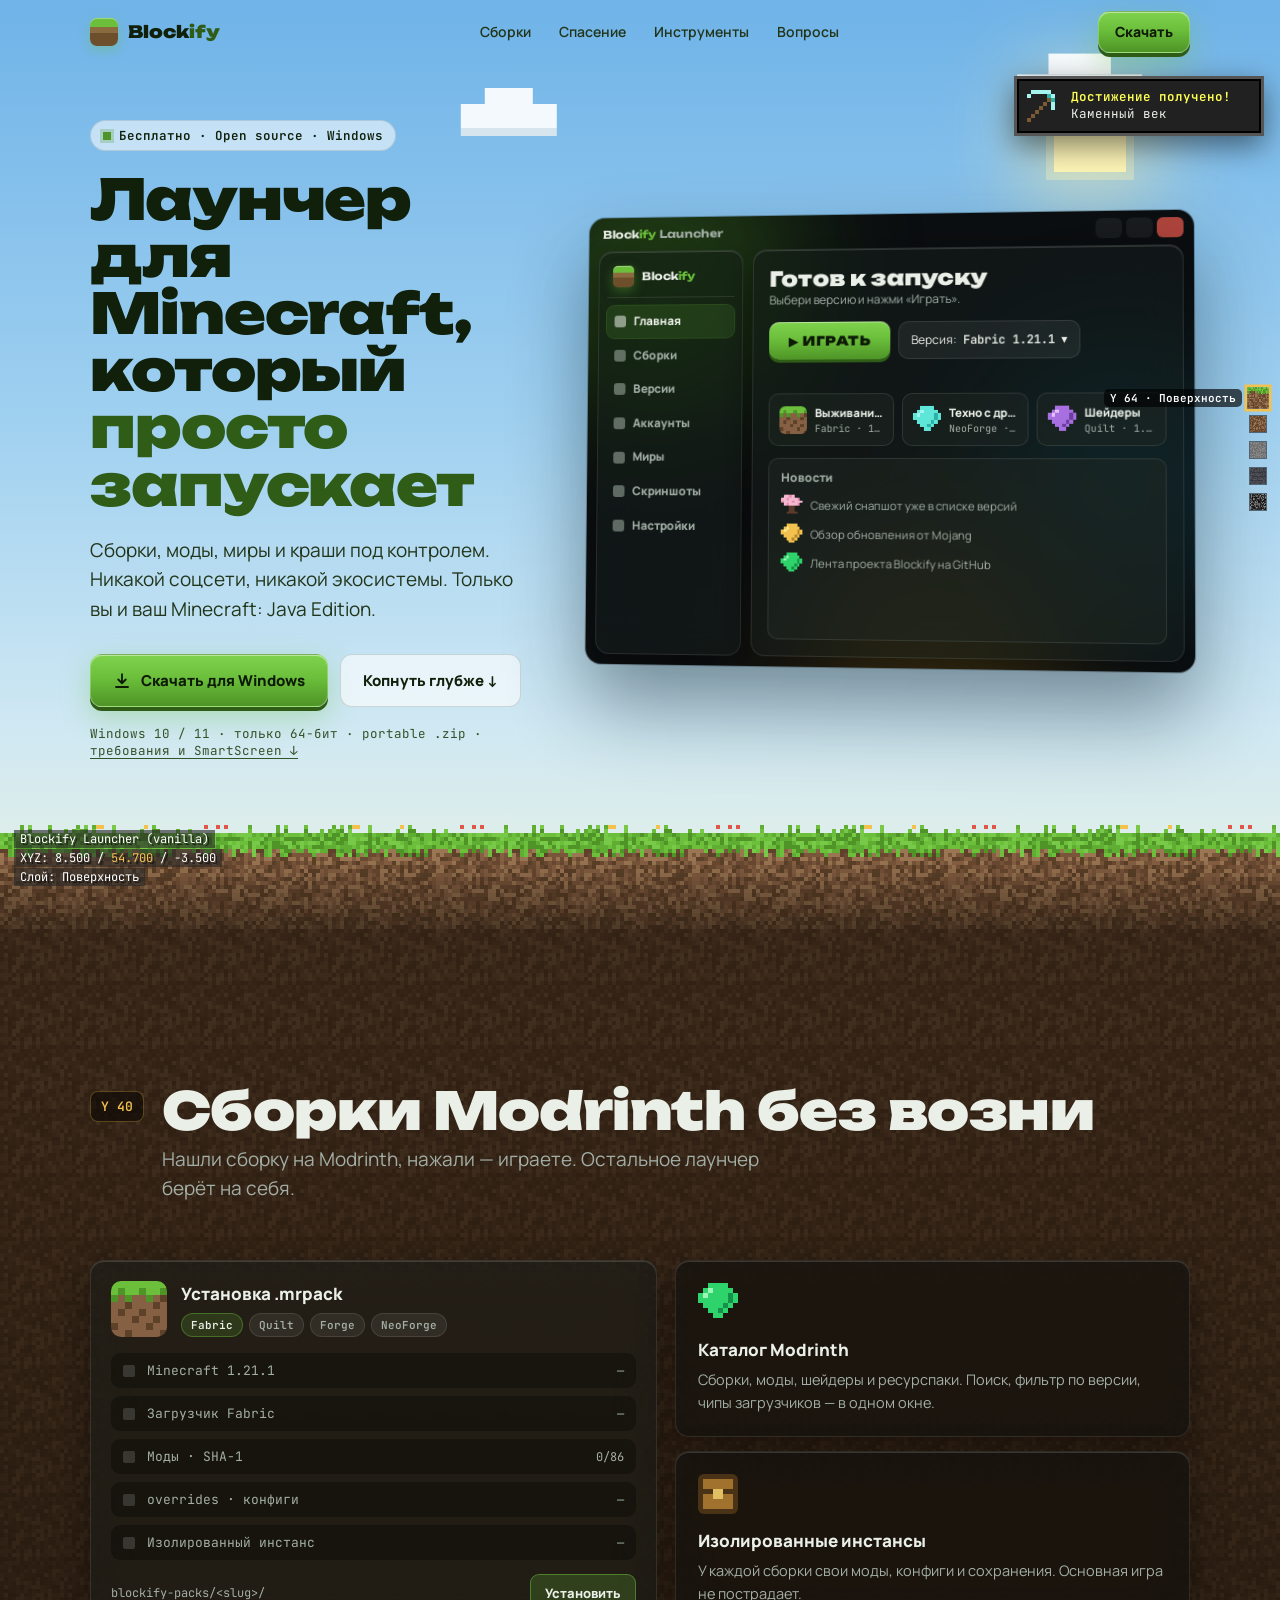
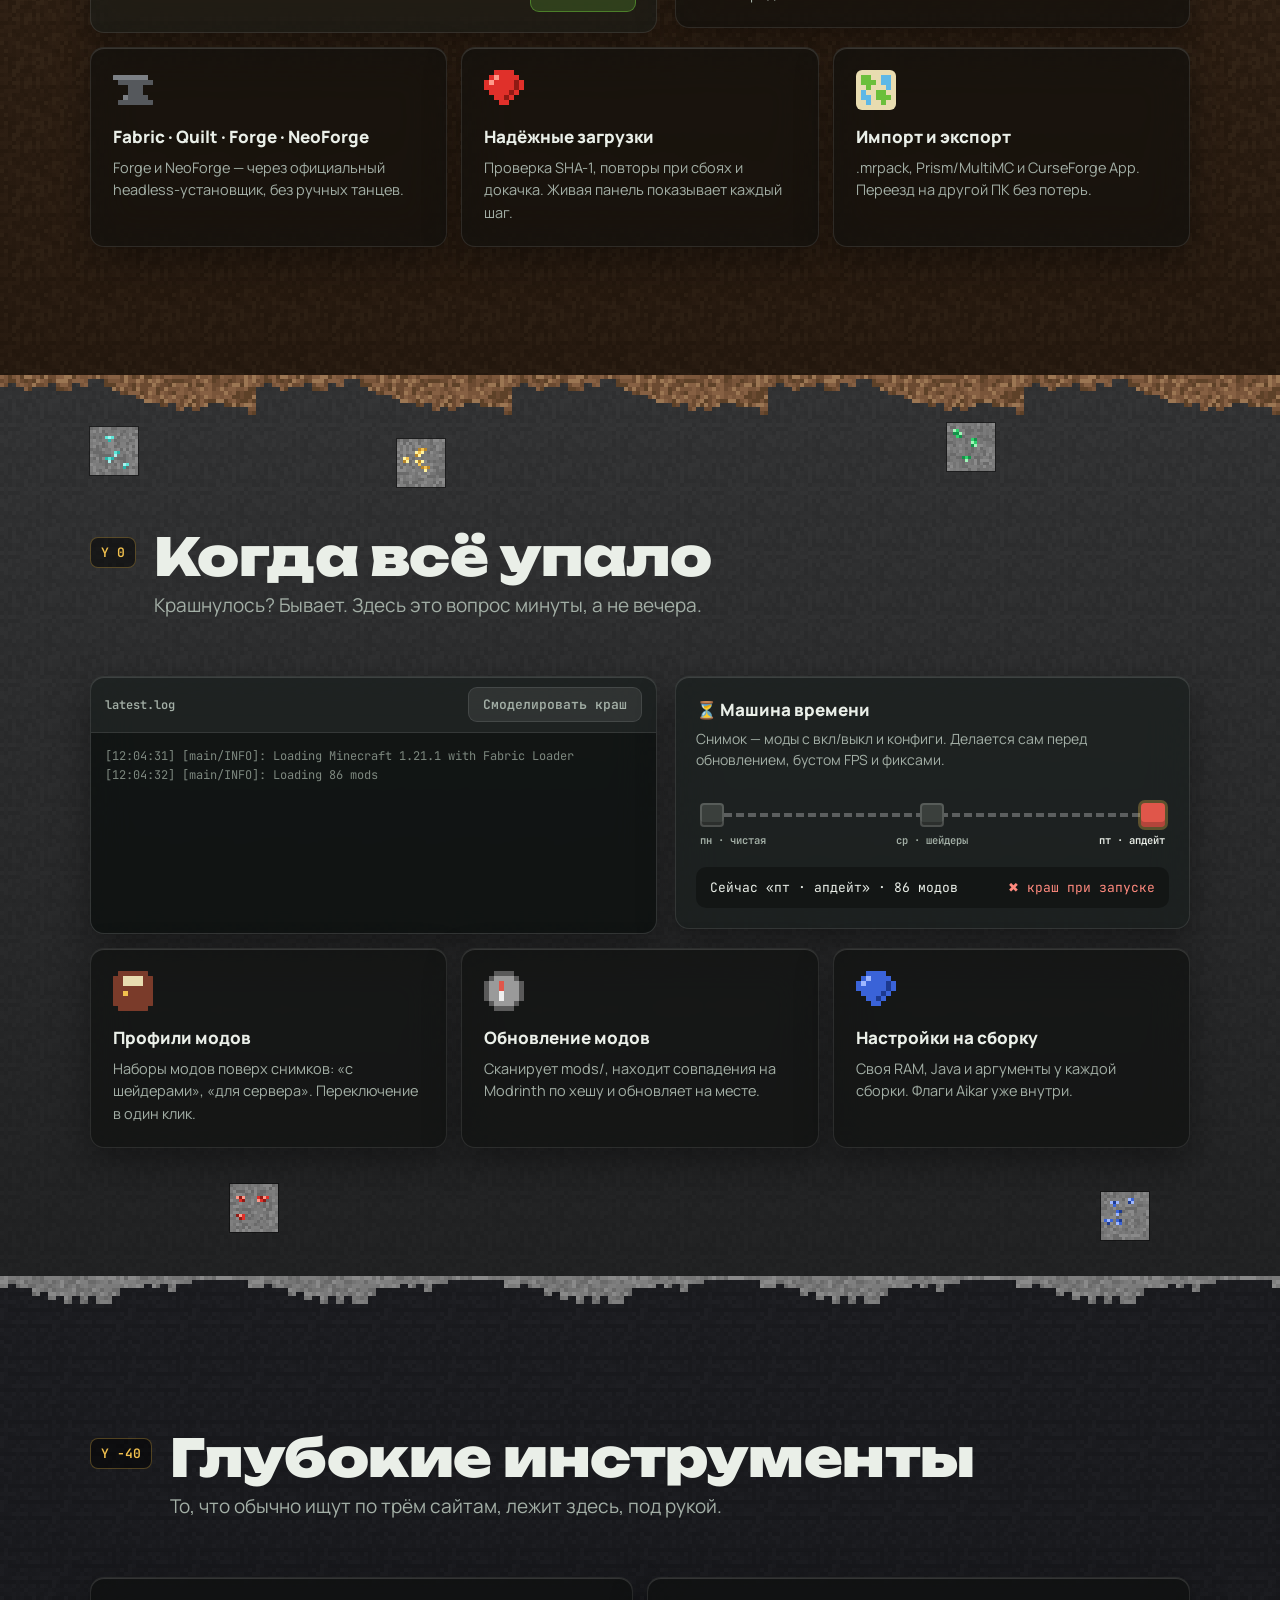
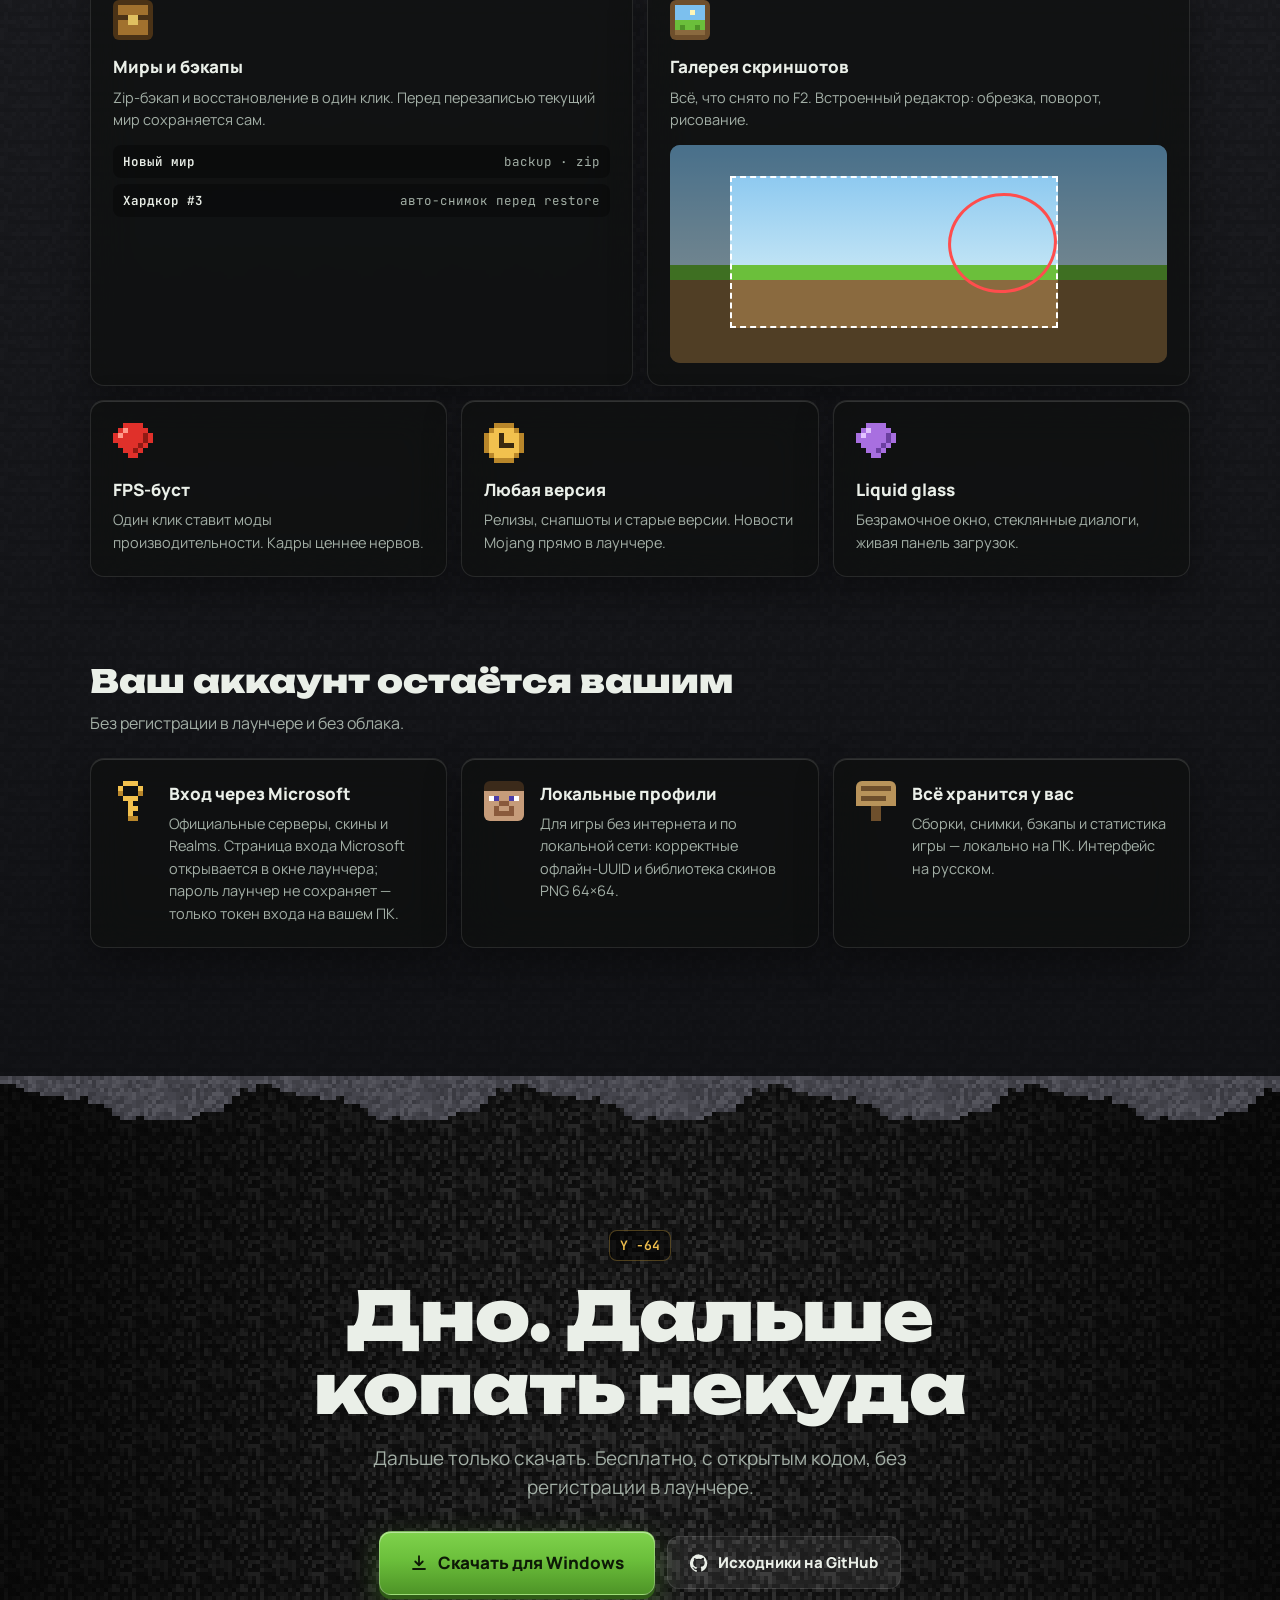
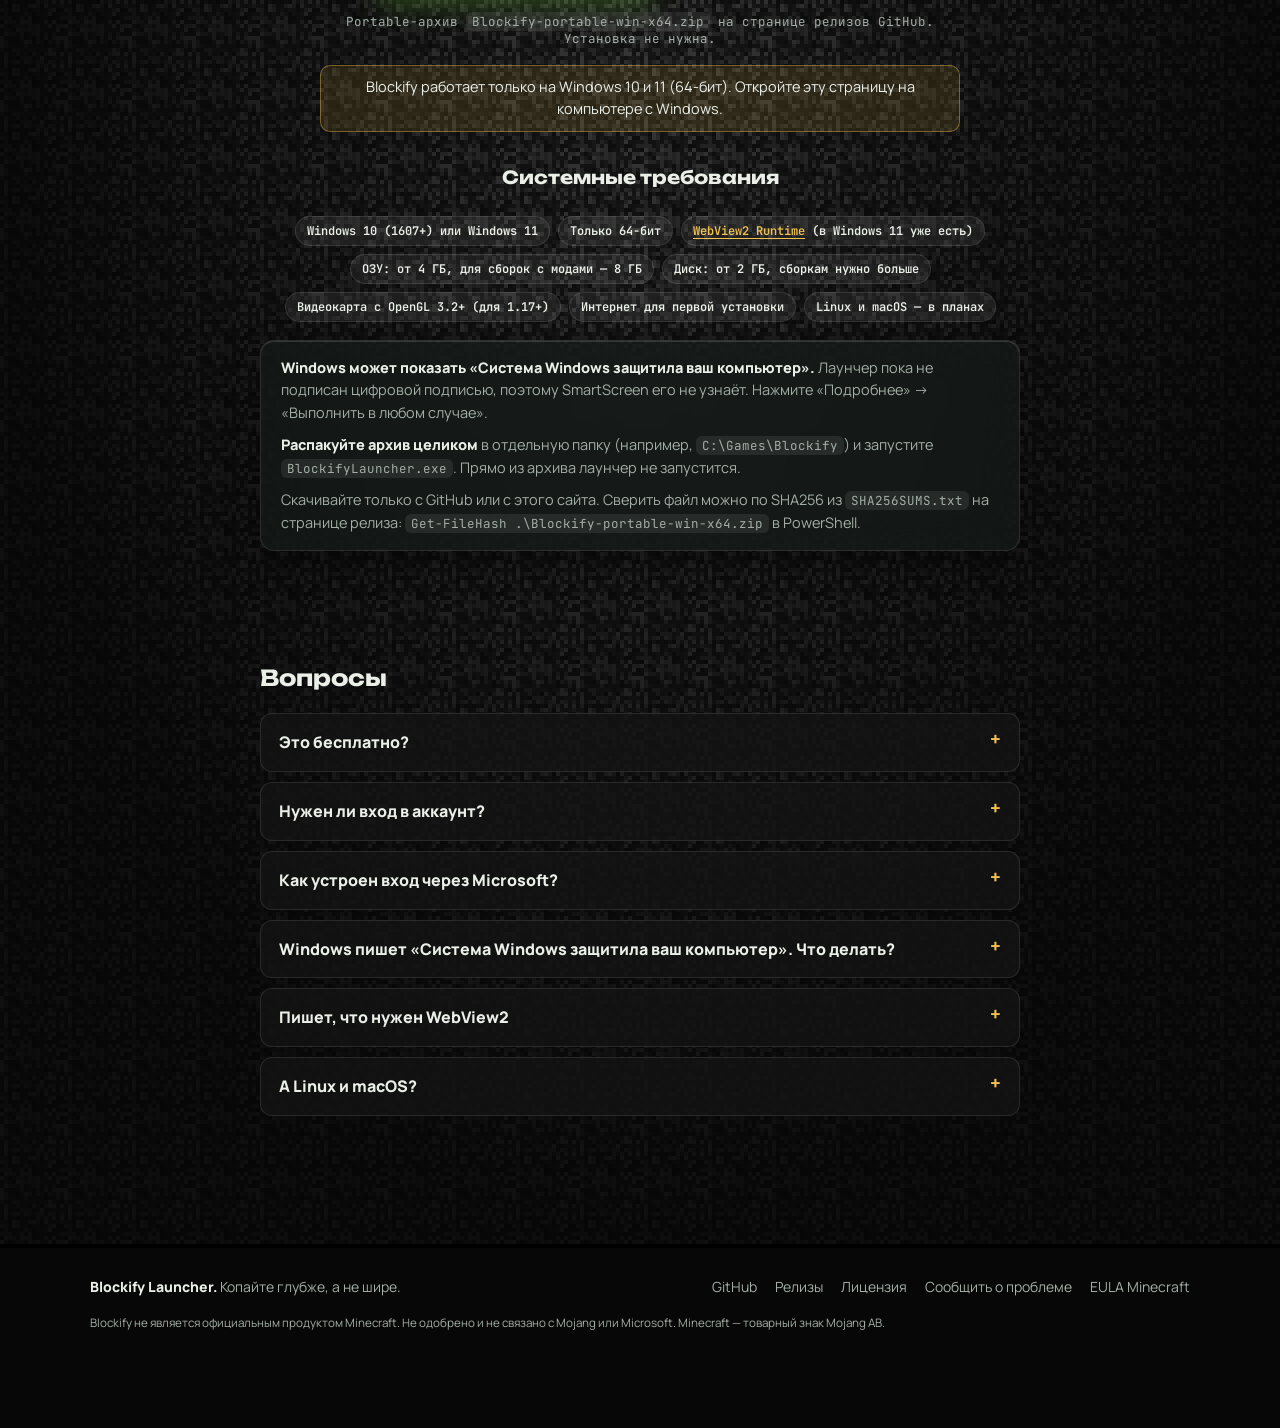
<file: index.html>
<!DOCTYPE html>
<html lang="ru">
<head>
<meta charset="UTF-8">
<meta name="viewport" content="width=device-width, initial-scale=1">
<title>Blockify Launcher — лаунчер для Minecraft: Java Edition с модами и сборками Modrinth</title>
<meta name="description" content="Бесплатный лаунчер для Minecraft: Java Edition на Windows с открытым кодом: сборки Modrinth (.mrpack) в один клик, моды, Crash Doctor, бэкапы миров. Без регистрации в лаунчере.">
<link rel="canonical" href="https://blockify-launcher.github.io/Blockify-Launcher/">
<meta name="theme-color" content="#0B0E10">
<meta property="og:type" content="website">
<meta property="og:site_name" content="Blockify Launcher">
<meta property="og:locale" content="ru_RU">
<meta property="og:url" content="https://blockify-launcher.github.io/Blockify-Launcher/">
<meta property="og:title" content="Blockify Launcher — лаунчер для Minecraft, который просто запускает">
<meta property="og:description" content="Сборки Modrinth в один клик, Crash Doctor, машина времени, бэкапы миров. Бесплатно, с открытым кодом, без регистрации.">
<meta property="og:image" content="https://blockify-launcher.github.io/Blockify-Launcher/og.png">
<meta property="og:image:width" content="1200">
<meta property="og:image:height" content="630">
<meta property="og:image:alt" content="Интерфейс Blockify Launcher: главный экран с кнопкой «Играть» и сборками">
<meta name="twitter:card" content="summary_large_image">
<meta name="twitter:title" content="Blockify Launcher — лаунчер для Minecraft, который просто запускает">
<meta name="twitter:description" content="Сборки Modrinth в один клик, Crash Doctor, машина времени, бэкапы миров.">
<meta name="twitter:image" content="https://blockify-launcher.github.io/Blockify-Launcher/og.png">
<link rel="icon" href="data:image/svg+xml,%3Csvg xmlns='http://www.w3.org/2000/svg' viewBox='0 0 16 16'%3E%3Crect width='16' height='5' fill='%236BBF3B'/%3E%3Crect y='5' width='16' height='4' fill='%238a6a3f'/%3E%3Crect y='9' width='16' height='7' fill='%236e4f2c'/%3E%3C/svg%3E">
<link rel="apple-touch-icon" href="icon-180.png">
<link rel="preload" href="fonts/Unbounded-Black.woff" as="font" type="font/woff" crossorigin>
<link rel="preload" href="fonts/Manrope-Regular.woff" as="font" type="font/woff" crossorigin>
<link rel="stylesheet" href="styles.css">
<script type="application/ld+json">
{"@context":"https://schema.org","@type":"SoftwareApplication","name":"Blockify Launcher","url":"https://blockify-launcher.github.io/Blockify-Launcher/","description":"Бесплатный лаунчер для Minecraft: Java Edition на Windows: сборки Modrinth в один клик, Fabric/Quilt/Forge/NeoForge, Crash Doctor, машина времени, бэкапы миров.","inLanguage":"ru","image":"https://blockify-launcher.github.io/Blockify-Launcher/og.png","operatingSystem":"Windows 10 (1607+), Windows 11 — только 64-бит","applicationCategory":"GameApplication","softwareRequirements":"Windows 10 1607+ или Windows 11 (64-бит), Microsoft Edge WebView2 Runtime, видеокарта с OpenGL 3.2+","memoryRequirements":"4 ГБ ОЗУ (рекомендуется 8 ГБ)","storageRequirements":"от 2 ГБ свободного места","isAccessibleForFree":true,"license":"https://github.com/Blockify-Launcher/Blockify-Launcher/blob/master/LICENSE","offers":{"@type":"Offer","price":"0","priceCurrency":"USD"},"downloadUrl":"https://github.com/Blockify-Launcher/Blockify-Launcher/releases","author":{"@type":"Organization","name":"Blockify Launcher","url":"https://github.com/Blockify-Launcher"}}
</script>
<script type="application/ld+json">
{"@context":"https://schema.org","@type":"FAQPage","mainEntity":[
{"@type":"Question","name":"Это бесплатно?","acceptedAnswer":{"@type":"Answer","text":"Да. Лаунчер бесплатный, код открыт на GitHub под лицензией MIT. Сама игра Minecraft: Java Edition продаётся отдельно на minecraft.net."}},
{"@type":"Question","name":"Нужен ли вход в аккаунт?","acceptedAnswer":{"@type":"Answer","text":"Регистрации в самом лаунчере нет. Для официальных серверов, скинов и Realms войдите через аккаунт Microsoft, на котором куплена Minecraft: Java Edition. Для игры без интернета и по локальной сети можно создать локальный профиль. Играть в Minecraft можно только купив игру — этого требует лицензионное соглашение (EULA) Mojang."}},
{"@type":"Question","name":"Как устроен вход через Microsoft?","acceptedAnswer":{"@type":"Answer","text":"Страница входа Microsoft открывается во встроенном окне лаунчера. Лаунчер не сохраняет пароль: после входа на вашем компьютере хранится только токен входа. Скачивайте Blockify только с GitHub или с этого сайта."}},
{"@type":"Question","name":"Windows пишет «Система Windows защитила ваш компьютер». Что делать?","acceptedAnswer":{"@type":"Answer","text":"Лаунчер пока не подписан цифровой подписью, поэтому SmartScreen его не узнаёт. Нажмите «Подробнее» → «Выполнить в любом случае». Подлинность архива можно проверить по SHA256 из файла SHA256SUMS.txt на странице релиза."}},
{"@type":"Question","name":"Пишет, что нужен WebView2","acceptedAnswer":{"@type":"Answer","text":"Интерфейс лаунчера работает на Microsoft Edge WebView2. В Windows 11 он уже установлен, в Windows 10 обычно приходит с обновлениями. Если его нет — скачайте «Evergreen Bootstrapper» на сайте Microsoft."}},
{"@type":"Question","name":"А Linux и macOS?","acceptedAnswer":{"@type":"Answer","text":"Сейчас только Windows 10 и 11 (64-бит). Linux и macOS — в дорожной карте."}}
]}
</script>
<script>document.documentElement.classList.add('js')</script>
</head>
<body>
<a class="skip" href="#main">К содержимому</a>

<header class="top" id="top">
  <div class="wrap">
    <a class="brand" href="#surface" aria-label="Blockify — наверх"><span class="cube" aria-hidden="true"></span><b>Block<span>ify</span></b></a>
    <nav aria-label="Разделы">
      <a href="#packs">Сборки</a>
      <a href="#rescue">Спасение</a>
      <a href="#tools">Инструменты</a>
      <a href="#faq">Вопросы</a>
    </nav>
    <a class="btn btn-play" href="#download">Скачать</a>
  </div>
</header>

<!-- F3-оверлей: живая координата Y по прокрутке -->
<div class="hud" aria-hidden="true">
  <p>Blockify Launcher (vanilla)</p>
  <p class="opt">XYZ: 8.500 / <span class="hl" id="hudY">64.000</span> / -3.500</p>
  <p>Слой: <span id="hudLayer">Поверхность</span></p>
  <p class="opt opt2">Биом: <span id="hudBiome">minecraft:plains</span></p>
  <p class="opt opt2">Взгляд: вниз (к Y−)</p>
  <p class="ores" id="hudOres" hidden>Добыто руды: <span id="oreCount">0</span>/5</p>
</div>

<nav class="depth" aria-label="Глубина">
  <a href="#surface" data-layer="surface"><span>Y 64 · Поверхность</span><i data-tex="grass"></i></a>
  <a href="#packs" data-layer="packs"><span>Y 40 · Земля</span><i data-tex="dirt"></i></a>
  <a href="#rescue" data-layer="rescue"><span>Y 0 · Камень</span><i data-tex="stone"></i></a>
  <a href="#tools" data-layer="tools"><span>Y −40 · Сланец</span><i data-tex="deep"></i></a>
  <a href="#download" data-layer="download"><span>Y −64 · Бедрок</span><i data-tex="bedrock"></i></a>
</nav>

<main id="main">

<!-- ═════════ Y 64 · ПОВЕРХНОСТЬ ═════════ -->
<section class="hero" id="surface" data-y="64" data-name="Поверхность" data-biome="minecraft:plains">
  <div class="sun" aria-hidden="true"></div>
  <div class="cloud" data-x="36" data-v=".12" style="top:104px" aria-hidden="true"></div>
  <div class="cloud" data-x="88" data-v="-.08" style="top:330px;scale:.7" aria-hidden="true"></div>
  <div class="cloud" data-x="62" data-v=".2" style="top:78px;scale:1.3" aria-hidden="true"></div>

  <div class="wrap hero-grid">
    <div class="hero-copy">
      <span class="eyebrow"><i aria-hidden="true"></i>Бесплатно · Open source · Windows</span>
      <h1>Лаунчер для Minecraft, который <em>просто запускает</em></h1>
      <p class="hero-sub">Сборки, моды, миры и краши под контролем. Никакой соцсети, никакой экосистемы. Только вы и ваш Minecraft: Java Edition.</p>
      <div class="cta">
        <a class="btn btn-play" data-dl href="https://github.com/Blockify-Launcher/Blockify-Launcher/releases">
          <svg viewBox="0 0 24 24" fill="none" stroke="currentColor" stroke-width="2.4" stroke-linecap="round" stroke-linejoin="round" aria-hidden="true"><path d="M12 3v12m0 0-5-5m5 5 5-5M4 20h16"/></svg>
          Скачать для Windows
        </a>
        <a class="btn" href="#packs">Копнуть глубже ↓</a>
      </div>
      <p class="meta-line">Windows 10 / 11 · только 64-бит · portable .zip · <a href="#download">требования и SmartScreen ↓</a></p>
    </div>

    <!-- макет — тот же liquid-glass, что внутри лаунчера -->
    <figure class="mock" aria-label="Интерфейс Blockify: главный экран">
      <div class="bgfx" aria-hidden="true">
        <div class="blob" style="width:300px;height:300px;left:-80px;top:-90px;background:#2f5c17"></div>
        <div class="blob" style="width:260px;height:260px;right:-60px;top:30%;background:#14424f"></div>
        <div class="blob" style="width:280px;height:280px;left:35%;bottom:-140px;background:#5a4514"></div>
      </div>
      <div class="tb"><span><b>Block<span>ify</span></b> Launcher</span><span class="dots" aria-hidden="true"><i></i><i></i><i></i></span></div>
      <div class="win">
        <div class="side glass" aria-hidden="true">
          <div class="lg"><span class="cube"></span><b>Block<span>ify</span></b></div>
          <span class="it on"><i></i>Главная</span>
          <span class="it"><i></i>Сборки</span>
          <span class="it"><i></i>Версии</span>
          <span class="it"><i></i>Аккаунты</span>
          <span class="it"><i></i>Миры</span>
          <span class="it"><i></i>Скриншоты</span>
          <span class="it"><i></i>Настройки</span>
        </div>
        <div class="main glass">
          <div>
            <div class="ready" id="mockTitle">Готов к запуску</div>
            <div class="muted" id="mockSub">Выбери версию и нажми «Играть».</div>
          </div>
          <div class="row">
            <button class="play" id="mockPlay" type="button"><span aria-hidden="true">▶&nbsp;</span>ИГРАТЬ</button>
            <span class="ver">Версия: <b>Fabric 1.21.1</b> ▾</span>
          </div>
          <div class="xp" id="mockXp" aria-hidden="true"><i></i></div>
          <div class="packs">
            <div class="pk"><canvas width="8" height="8" data-icon="grass"></canvas><div><b>Выживание+</b><small>Fabric · 1.21.1</small></div></div>
            <div class="pk"><canvas width="8" height="8" data-icon="diamond"></canvas><div><b>Техно с друзьями</b><small>NeoForge · 1.21.1</small></div></div>
            <div class="pk"><canvas width="8" height="8" data-icon="amethyst"></canvas><div><b>Шейдеры</b><small>Quilt · 1.20.4</small></div></div>
          </div>
          <div class="news">
            <p class="h">Новости</p>
            <p><canvas width="8" height="8" data-icon="cherry"></canvas>Свежий снапшот уже в списке версий</p>
            <p><canvas width="8" height="8" data-icon="gold"></canvas>Обзор обновления от Mojang</p>
            <p><canvas width="8" height="8" data-icon="emerald"></canvas>Лента проекта Blockify на GitHub</p>
          </div>
        </div>
      </div>
      <div class="toast" id="mockToast" role="status"><span aria-hidden="true">✔</span> Игра запущена — приятной игры!</div>
    </figure>
  </div>
  <div class="ground" aria-hidden="true"></div>
</section>

<!-- ═════════ Y 40 · ЗЕМЛЯ — сборки ═════════ -->
<section class="layer l-dirt" id="packs" data-y="40" data-name="Земля" data-biome="minecraft:dirt_layer" data-tex="dirt">
  <div class="seam" data-seam="dirt" aria-hidden="true"></div>
  <div class="wrap">
    <div class="layer-head rise">
      <span class="ylabel">Y 40</span>
      <h2>Сборки Modrinth без возни</h2>
      <p class="lead">Нашли сборку на Modrinth, нажали — играете. Остальное лаунчер берёт на себя.</p>
    </div>

    <div class="split">
      <div class="dl glass rise">
        <div class="dl-top">
          <canvas width="8" height="8" data-icon="grass"></canvas>
          <div>
            <b>Установка .mrpack</b>
            <div class="chips" role="group" aria-label="Загрузчик">
              <button class="chip" type="button" aria-pressed="true" data-loader="Fabric">Fabric</button>
              <button class="chip" type="button" aria-pressed="false" data-loader="Quilt">Quilt</button>
              <button class="chip" type="button" aria-pressed="false" data-loader="Forge">Forge</button>
              <button class="chip" type="button" aria-pressed="false" data-loader="NeoForge">NeoForge</button>
            </div>
          </div>
        </div>
        <ol class="steps" id="steps">
          <li><span class="st"></span><span>Minecraft 1.21.1</span><em>—</em></li>
          <li><span class="st"></span><span id="stLoader">Загрузчик Fabric</span><em>—</em></li>
          <li><span class="st"></span><span>Моды · SHA-1</span><em id="stMods">0/86</em></li>
          <li><span class="st"></span><span>overrides · конфиги</span><em>—</em></li>
          <li><span class="st"></span><span>Изолированный инстанс</span><em>—</em></li>
        </ol>
        <div class="dl-actions">
          <small id="dlNote" role="status">blockify-packs/&lt;slug&gt;/</small>
          <button class="mini-btn green" type="button" id="dlRun">Установить</button>
        </div>
      </div>

      <div class="stack">
        <article class="feat glass mineable rise"><canvas class="ic" width="8" height="8" data-icon="emerald"></canvas><h3>Каталог Modrinth</h3><p>Сборки, моды, шейдеры и ресурспаки. Поиск, фильтр по версии, чипы загрузчиков — в одном окне.</p></article>
        <article class="feat glass mineable rise"><canvas class="ic" width="8" height="8" data-icon="chest"></canvas><h3>Изолированные инстансы</h3><p>У каждой сборки свои моды, конфиги и сохранения. Основная игра не пострадает.</p></article>
      </div>
    </div>

    <div class="features" style="margin-top:14px">
      <article class="feat glass mineable rise"><canvas class="ic" width="8" height="8" data-icon="anvil"></canvas><h3>Fabric · Quilt · Forge · NeoForge</h3><p>Forge и NeoForge — через официальный headless-установщик, без ручных танцев.</p></article>
      <article class="feat glass mineable rise"><canvas class="ic" width="8" height="8" data-icon="redstone"></canvas><h3>Надёжные загрузки</h3><p>Проверка SHA-1, повторы при сбоях и докачка. Живая панель показывает каждый шаг.</p></article>
      <article class="feat glass mineable rise"><canvas class="ic" width="8" height="8" data-icon="map"></canvas><h3>Импорт и экспорт</h3><p>.mrpack, Prism/MultiMC и CurseForge App. Переезд на другой ПК без потерь.</p></article>
    </div>
  </div>
</section>

<!-- ═════════ Y 0 · КАМЕНЬ — Crash Doctor и машина времени ═════════ -->
<section class="layer l-stone" id="rescue" data-y="0" data-name="Камень" data-biome="minecraft:stone_layer" data-tex="stone">
  <div class="seam" data-seam="stone" aria-hidden="true"></div>
  <div class="ores-field" id="ores" aria-hidden="true"></div>
  <div class="wrap">
    <div class="layer-head rise">
      <span class="ylabel">Y 0</span>
      <h2>Когда всё упало</h2>
      <p class="lead">Крашнулось? Бывает. Здесь это вопрос минуты, а не вечера.</p>
    </div>

    <div class="split">
      <div class="term glass rise">
        <div class="term-bar"><span>latest.log</span><button class="mini-btn" type="button" id="crashRun">Смоделировать краш</button></div>
        <pre id="log" aria-live="polite"><span class="dim">[12:04:31] [main/INFO]: Loading Minecraft 1.21.1 with Fabric Loader
[12:04:32] [main/INFO]: Loading 86 mods</span></pre>
        <div class="diag" id="diag" hidden>
          <b>🩺 Crash Doctor: конфликт модов</b>
          <p>Два мода правят один и тот же класс рендера. Оставьте один из них — второй отключим, снимок сделаем заранее.</p>
          <div class="row"><button class="mini-btn green" type="button" id="crashFix">Применить фикс</button><small id="crashFixed" hidden>✔ Снимок «перед фиксом» сохранён · мод отключён</small></div>
        </div>
      </div>

      <div class="tm glass rise">
        <h3>⏳ Машина времени</h3>
        <p>Снимок — моды с вкл/выкл и конфиги. Делается сам перед обновлением, бустом FPS и фиксами.</p>
        <div class="track" id="track" role="group" aria-label="Снимки сборки"></div>
        <div class="tm-state" id="tmState" aria-live="polite"></div>
      </div>
    </div>

    <div class="features" style="margin-top:14px">
      <article class="feat glass mineable rise"><canvas class="ic" width="8" height="8" data-icon="book"></canvas><h3>Профили модов</h3><p>Наборы модов поверх снимков: «с шейдерами», «для сервера». Переключение в один клик.</p></article>
      <article class="feat glass mineable rise"><canvas class="ic" width="8" height="8" data-icon="compass"></canvas><h3>Обновление модов</h3><p>Сканирует mods/, находит совпадения на Modrinth по хешу и обновляет на месте.</p></article>
      <article class="feat glass mineable rise"><canvas class="ic" width="8" height="8" data-icon="lapis"></canvas><h3>Настройки на сборку</h3><p>Своя RAM, Java и аргументы у каждой сборки. Флаги Aikar уже внутри.</p></article>
    </div>
  </div>
</section>

<!-- ═════════ Y −40 · ГЛУБИННЫЙ СЛАНЕЦ — инструменты ═════════ -->
<section class="layer l-deep" id="tools" data-y="-40" data-name="Глубинный сланец" data-biome="minecraft:deep_dark" data-tex="deep">
  <div class="seam" data-seam="deep" aria-hidden="true"></div>
  <div class="wrap">
    <div class="layer-head rise">
      <span class="ylabel">Y −40</span>
      <h2>Глубокие инструменты</h2>
      <p class="lead">То, что обычно ищут по трём сайтам, лежит здесь, под рукой.</p>
    </div>

    <div class="bento">
      <article class="feat glass mineable rise">
        <canvas class="ic" width="8" height="8" data-icon="chest"></canvas>
        <h3>Миры и бэкапы</h3>
        <p>Zip-бэкап и восстановление в один клик. Перед перезаписью текущий мир сохраняется сам.</p>
        <div class="backups" aria-hidden="true">
          <div><b>Новый мир</b><span>backup · zip</span></div>
          <div><b>Хардкор #3</b><span>авто-снимок перед restore</span></div>
        </div>
      </article>
      <article class="feat glass mineable rise">
        <canvas class="ic" width="8" height="8" data-icon="painting"></canvas>
        <h3>Галерея скриншотов</h3>
        <p>Всё, что снято по F2. Встроенный редактор: обрезка, поворот, рисование.</p>
        <div class="shot" aria-hidden="true"><div class="crop"></div><div class="pen"></div></div>
      </article>
      <article class="feat glass mineable rise"><canvas class="ic" width="8" height="8" data-icon="redstone"></canvas><h3>FPS-буст</h3><p>Один клик ставит моды производительности. Кадры ценнее нервов.</p></article>
      <article class="feat glass mineable rise"><canvas class="ic" width="8" height="8" data-icon="clock"></canvas><h3>Любая версия</h3><p>Релизы, снапшоты и старые версии. Новости Mojang прямо в лаунчере.</p></article>
      <article class="feat glass mineable rise"><canvas class="ic" width="8" height="8" data-icon="amethyst"></canvas><h3>Liquid glass</h3><p>Безрамочное окно, стеклянные диалоги, живая панель загрузок.</p></article>
    </div>

    <div class="sub-head rise">
      <h3>Ваш аккаунт остаётся вашим</h3>
      <p>Без регистрации в лаунчере и без облака.</p>
    </div>
    <div class="acc">
      <article class="feat glass rise"><canvas class="ic" width="8" height="8" data-icon="key"></canvas><div><h4>Вход через Microsoft</h4><p>Официальные серверы, скины и Realms. Страница входа Microsoft открывается в окне лаунчера; пароль лаунчер не сохраняет — только токен входа на вашем ПК.</p></div></article>
      <article class="feat glass rise"><canvas class="ic" width="8" height="8" data-icon="steve"></canvas><div><h4>Локальные профили</h4><p>Для игры без интернета и по локальной сети: корректные офлайн-UUID и библиотека скинов PNG 64×64.</p></div></article>
      <article class="feat glass rise"><canvas class="ic" width="8" height="8" data-icon="sign"></canvas><div><h4>Всё хранится у вас</h4><p>Сборки, снимки, бэкапы и статистика игры — локально на ПК. Интерфейс на русском.</p></div></article>
    </div>
  </div>
</section>

<!-- ═════════ Y −64 · БЕДРОК — скачать ═════════ -->
<section class="layer l-bedrock" id="download" data-y="-64" data-name="Бедрок" data-biome="minecraft:bedrock" data-tex="bedrock">
  <div class="seam" data-seam="bedrock" aria-hidden="true"></div>
  <div class="wrap">
    <div class="final rise">
      <span class="ylabel">Y −64</span>
      <h2>Дно. Дальше копать некуда</h2>
      <p class="lead">Дальше только скачать. Бесплатно, с открытым кодом, без регистрации в лаунчере.</p>
      <div class="cta">
        <a class="btn btn-play" data-dl href="https://github.com/Blockify-Launcher/Blockify-Launcher/releases">
          <svg viewBox="0 0 24 24" fill="none" stroke="currentColor" stroke-width="2.4" stroke-linecap="round" stroke-linejoin="round" aria-hidden="true"><path d="M12 3v12m0 0-5-5m5 5 5-5M4 20h16"/></svg>
          Скачать для Windows
        </a>
        <a class="btn" href="https://github.com/Blockify-Launcher/Blockify-Launcher">
          <svg viewBox="0 0 24 24" fill="currentColor" aria-hidden="true"><path d="M12 .5a12 12 0 0 0-3.8 23.4c.6.1.8-.3.8-.6v-2c-3.3.7-4-1.6-4-1.6-.6-1.4-1.4-1.8-1.4-1.8-1-.7.1-.7.1-.7 1.2.1 1.8 1.2 1.8 1.2 1 1.8 2.8 1.3 3.5 1 .1-.8.4-1.3.7-1.6-2.7-.3-5.5-1.3-5.5-6 0-1.3.5-2.4 1.2-3.2-.1-.3-.5-1.5.1-3.2 0 0 1-.3 3.3 1.2a11.5 11.5 0 0 1 6 0C17.3 4.6 18.3 5 18.3 5c.7 1.7.2 2.9.1 3.2.8.8 1.2 1.9 1.2 3.2 0 4.6-2.8 5.6-5.5 5.9.4.4.8 1.1.8 2.2v3.3c0 .3.2.7.8.6A12 12 0 0 0 12 .5Z"/></svg>
          Исходники на GitHub
        </a>
      </div>
      <p class="dl-meta" id="dlMeta">Portable-архив <code>Blockify-portable-win-x64.zip</code> на странице релизов GitHub. Установка не нужна.</p>
      <p class="dl-hash" id="dlHash" hidden>SHA256: <code id="dlHashValue"></code></p>
      <p class="os-note" id="osNote" role="status" hidden></p>

      <h3 class="req-title">Системные требования</h3>
      <ul class="sysreq" aria-label="Системные требования">
        <li class="chip">Windows 10 (1607+) или Windows 11</li>
        <li class="chip">Только 64-бит</li>
        <li class="chip"><a href="https://developer.microsoft.com/microsoft-edge/webview2/" rel="noopener">WebView2 Runtime</a> (в Windows 11 уже есть)</li>
        <li class="chip">ОЗУ: от 4 ГБ, для сборок с модами — 8 ГБ</li>
        <li class="chip">Диск: от 2 ГБ, сборкам нужно больше</li>
        <li class="chip">Видеокарта с OpenGL 3.2+ (для 1.17+)</li>
        <li class="chip">Интернет для первой установки</li>
        <li class="chip">Linux и macOS — в планах</li>
      </ul>

      <div class="notice glass">
        <p><b>Windows может показать «Система Windows защитила ваш компьютер».</b> Лаунчер пока не подписан цифровой подписью, поэтому SmartScreen его не узнаёт. Нажмите «Подробнее» → «Выполнить в любом случае».</p>
        <p><b>Распакуйте архив целиком</b> в отдельную папку (например, <code>C:\Games\Blockify</code>) и запустите <code>BlockifyLauncher.exe</code>. Прямо из архива лаунчер не запустится.</p>
        <p>Скачивайте только с GitHub или с этого сайта. Сверить файл можно по SHA256 из <code>SHA256SUMS.txt</code> на странице релиза: <code>Get-FileHash .\Blockify-portable-win-x64.zip</code> в PowerShell.</p>
      </div>
    </div>

    <div class="faq" id="faq">
      <h3>Вопросы</h3>
      <details><summary>Это бесплатно?</summary><p>Да. Лаунчер бесплатный, код открыт на GitHub под лицензией MIT. Сама игра Minecraft: Java Edition продаётся отдельно на <a href="https://www.minecraft.net/" rel="noopener">minecraft.net</a>.</p></details>
      <details><summary>Нужен ли вход в аккаунт?</summary><p>Регистрации в самом лаунчере нет. Для официальных серверов, скинов и Realms войдите через аккаунт Microsoft, на котором куплена Minecraft: Java Edition. Для игры без интернета и по локальной сети можно создать локальный профиль. Играть в Minecraft можно только купив игру — этого требует <a href="https://www.minecraft.net/eula" rel="noopener">лицензионное соглашение (EULA) Mojang</a>.</p></details>
      <details><summary>Как устроен вход через Microsoft?</summary><p>Страница входа Microsoft открывается во встроенном окне лаунчера. Лаунчер не сохраняет пароль: после входа на вашем компьютере хранится только токен входа. Скачивайте Blockify только с GitHub или с этого сайта.</p></details>
      <details><summary>Windows пишет «Система Windows защитила ваш компьютер». Что делать?</summary><p>Лаунчер пока не подписан цифровой подписью, поэтому SmartScreen его не узнаёт. Нажмите «Подробнее» → «Выполнить в любом случае». Подлинность архива можно проверить по SHA256 из файла <code>SHA256SUMS.txt</code> на странице релиза.</p></details>
      <details><summary>Пишет, что нужен WebView2</summary><p>Интерфейс лаунчера работает на Microsoft Edge WebView2. В Windows 11 он уже установлен, в Windows 10 обычно приходит с обновлениями. Если его нет — скачайте «Evergreen Bootstrapper» на <a href="https://developer.microsoft.com/microsoft-edge/webview2/" rel="noopener">сайте Microsoft</a>.</p></details>
      <details><summary>А Linux и macOS?</summary><p>Сейчас только Windows 10 и 11 (64-бит). Linux и macOS — в дорожной карте.</p></details>
    </div>
  </div>
</section>
</main>

<footer>
  <div class="wrap">
    <span><b style="color:var(--text)">Blockify Launcher.</b> Копайте глубже, а не шире.</span>
    <nav aria-label="Ссылки">
      <a href="https://github.com/Blockify-Launcher/Blockify-Launcher">GitHub</a>
      <a href="https://github.com/Blockify-Launcher/Blockify-Launcher/releases">Релизы</a>
      <a href="https://github.com/Blockify-Launcher/Blockify-Launcher/blob/master/LICENSE">Лицензия</a>
      <a href="https://github.com/Blockify-Launcher/Blockify-Launcher/issues">Сообщить о проблеме</a>
      <a href="https://www.minecraft.net/eula" rel="noopener">EULA Minecraft</a>
    </nav>
    <small class="disclaimer">Blockify не является официальным продуктом Minecraft. Не одобрено и не связано с Mojang или Microsoft. Minecraft — товарный знак Mojang AB.</small>
  </div>
</footer>

<div class="adv" id="adv" aria-hidden="true"><canvas width="8" height="8" id="advIcon"></canvas><div><b>Достижение получено!</b><span id="advText"></span></div></div>

<script src="main.js" defer></script>
</body>
</html>
</file>
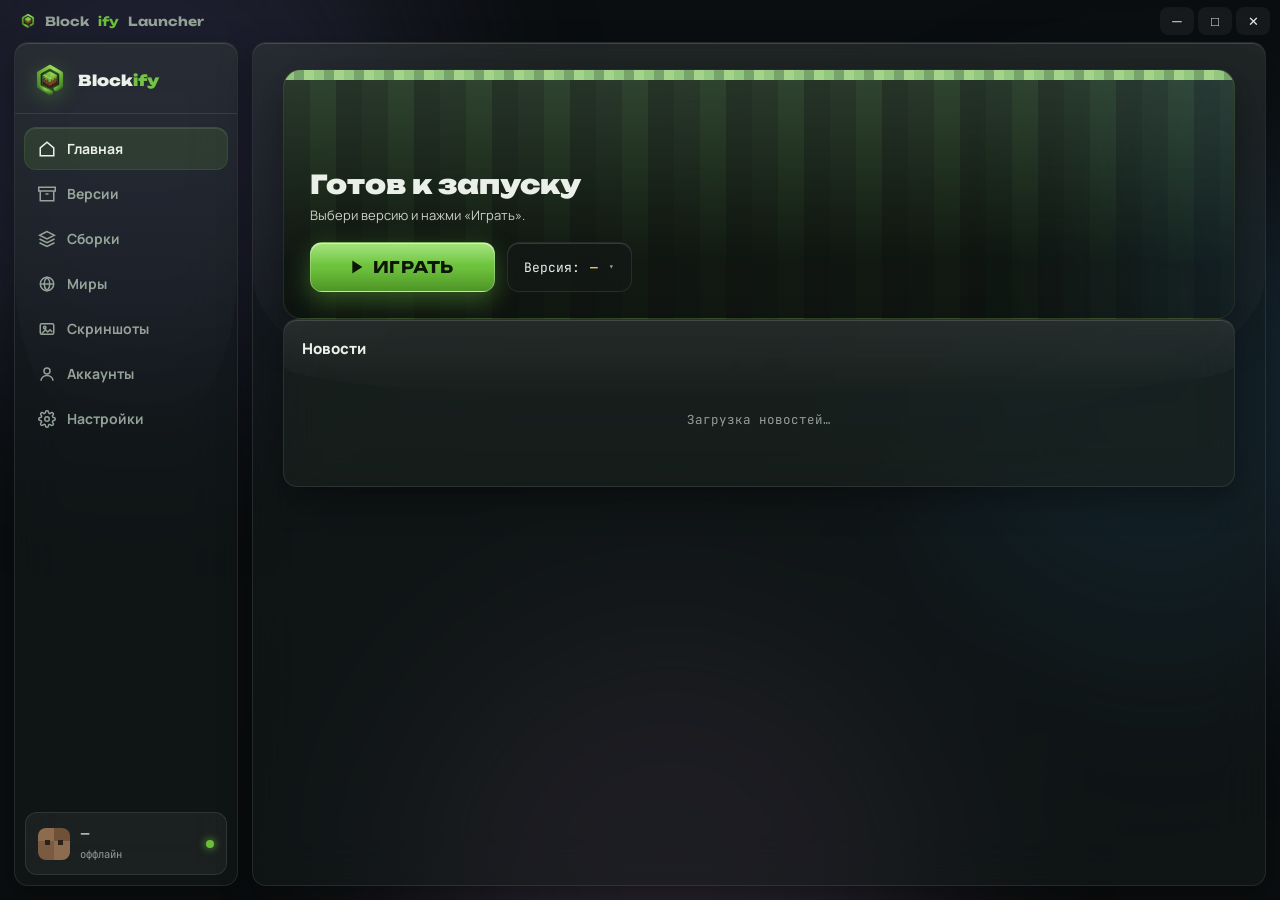
<file: WebUI/index.html>
<!DOCTYPE html>
<html lang="ru">
<head>
<meta charset="UTF-8">
<meta name="viewport" content="width=device-width, initial-scale=1.0">
<title>Blockify — лаунчер</title>
<style>
/* ── embedded brand fonts (local .ttf, SIL OFL) ── */
@font-face{font-family:'Unbounded';src:url('fonts/Unbounded-Medium.ttf');font-weight:500}
@font-face{font-family:'Unbounded';src:url('fonts/Unbounded-Bold.ttf');font-weight:700}
@font-face{font-family:'Unbounded';src:url('fonts/Unbounded-Black.ttf');font-weight:900}
@font-face{font-family:'Manrope';src:url('fonts/Manrope-Regular.ttf');font-weight:400}
@font-face{font-family:'Manrope';src:url('fonts/Manrope-Medium.ttf');font-weight:500}
@font-face{font-family:'Manrope';src:url('fonts/Manrope-SemiBold.ttf');font-weight:600}
@font-face{font-family:'Manrope';src:url('fonts/Manrope-Bold.ttf');font-weight:700}
@font-face{font-family:'Manrope';src:url('fonts/Manrope-ExtraBold.ttf');font-weight:800}
@font-face{font-family:'JetBrains Mono';src:url('fonts/JetBrainsMono-Regular.ttf');font-weight:400}
@font-face{font-family:'JetBrains Mono';src:url('fonts/JetBrainsMono-SemiBold.ttf');font-weight:600}

:root{
  --bg:#0B0E10;
  --glass:rgba(22,28,26,.52);
  --glass2:rgba(30,38,34,.45);
  --glass-line:rgba(255,255,255,.09);
  --glass-hi:rgba(255,255,255,.14);
  --grass:#6BBF3B; --grass-dark:#4E9427;
  --gold:#F2C14E; --red:#E0564A;
  --text:#EAEFE8; --muted:#93A096;
  --mono:'JetBrains Mono',monospace;
  --r:14px;
}
*{margin:0;padding:0;box-sizing:border-box}
html,body{height:100%}
body{font-family:'Manrope',sans-serif;background:var(--bg);color:var(--text);overflow:hidden;font-size:15px}

.bgfx{position:fixed;inset:0;z-index:0;overflow:hidden}
.blob{position:absolute;border-radius:50%;filter:blur(90px);opacity:.5;animation:drift 26s ease-in-out infinite alternate}
.b1{width:560px;height:560px;left:-140px;top:-160px;background:#2f5c17}
.b2{width:480px;height:480px;right:-120px;top:18%;background:#14424f;animation-delay:-8s}
.b3{width:520px;height:520px;left:32%;bottom:-240px;background:#5a4514;animation-delay:-16s}
@keyframes drift{to{transform:translate(60px,40px) scale(1.12)}}
@media (prefers-reduced-motion:reduce){.blob{animation:none}}

.glass{
  background:var(--glass);
  backdrop-filter:blur(24px) saturate(1.5);
  -webkit-backdrop-filter:blur(24px) saturate(1.5);
  border:1px solid var(--glass-line);
  border-radius:var(--r);
  box-shadow:0 12px 32px rgba(0,0,0,.35), inset 0 1px 0 var(--glass-hi);
  position:relative;
}
.glass::before{
  content:'';position:absolute;inset:0 0 auto 0;height:46%;border-radius:var(--r) var(--r) 40% 40%;
  background:linear-gradient(180deg,rgba(255,255,255,.07),transparent);
  pointer-events:none;
}

/* ── window title bar ── */
.titlebar{position:relative;z-index:55;height:42px;display:flex;align-items:center;justify-content:space-between;padding:0 10px 0 20px;flex-shrink:0}
.tb-brand{display:flex;align-items:center;gap:9px;font-family:'Unbounded';font-weight:700;font-size:12.5px;color:var(--muted);pointer-events:none}
.tb-brand .tb-cube{width:16px;height:16px;flex-shrink:0;
  background:url('img/logo.png') center/contain no-repeat}
.tb-brand b{color:var(--text);font-weight:700}
.tb-brand b span{color:var(--grass)}
.tb-btns{display:flex;gap:4px}
.wb{width:34px;height:28px;border:0;border-radius:8px;background:rgba(255,255,255,.05);color:var(--text);cursor:pointer;display:grid;place-items:center;transition:.15s}
.wb svg{width:15px;height:15px;fill:none;stroke:currentColor;stroke-width:2.2;stroke-linecap:round}
.wb:hover{background:rgba(255,255,255,.13)}
.wb-close:hover{background:var(--red);color:#fff}

/* ── native-resize grips (WebView covers WPF's own) ── */
.rsz{position:fixed;z-index:70}
.rsz-t{top:0;left:8px;right:8px;height:5px;cursor:ns-resize}
.rsz-b{bottom:0;left:8px;right:8px;height:5px;cursor:ns-resize}
.rsz-l{top:8px;bottom:8px;left:0;width:5px;cursor:ew-resize}
.rsz-r{top:8px;bottom:8px;right:0;width:5px;cursor:ew-resize}
.rsz-tl{top:0;left:0;width:9px;height:9px;cursor:nwse-resize;z-index:71}
.rsz-tr{top:0;right:0;width:9px;height:9px;cursor:nesw-resize;z-index:71}
.rsz-bl{bottom:0;left:0;width:9px;height:9px;cursor:nesw-resize;z-index:71}
.rsz-br{bottom:0;right:0;width:9px;height:9px;cursor:nwse-resize;z-index:71}

/* ── HOME fits the window (no page scroll; news scrolls internally if long) ── */
#s-home.active{display:flex;flex-direction:column;overflow:hidden;padding-bottom:26px}
#s-home .hero{flex-shrink:0}
#s-home .grid-2{flex:1;min-height:0;margin-top:16px;grid-template-columns:minmax(0,1fr) 300px}
#s-home #newsCard{min-width:0;overflow:hidden;display:flex;flex-direction:column}
#s-home #newsList{overflow-y:auto;flex:1;margin-right:-6px;padding-right:6px}
#s-home .ad-server{min-height:0;overflow:hidden}
#s-home .ad-banner{flex-shrink:0;margin-top:16px}
.news-item>div{min-width:0}
.news-item b{white-space:nowrap;overflow:hidden;text-overflow:ellipsis}

.window{display:flex;height:calc(100vh - 42px);position:relative;z-index:1;padding:0 14px 14px;gap:14px}

.sidebar{width:224px;flex-shrink:0;display:flex;flex-direction:column;overflow:hidden}
.logo{padding:20px 18px 16px;display:flex;align-items:center;gap:11px;border-bottom:1px solid var(--glass-line)}
.logo-cube{width:34px;height:34px;flex-shrink:0;
  background:url('img/logo.png') center/contain no-repeat;
  filter:drop-shadow(0 4px 10px rgba(107,191,59,.35))}
.logo b{font-family:'Unbounded';font-weight:900;font-size:15px;white-space:nowrap;line-height:1.15}
.logo b span{color:var(--grass)}
#verTag{display:block;font-size:10px;color:var(--muted);font-family:var(--mono);white-space:nowrap}
.nav{padding:14px 10px;display:flex;flex-direction:column;gap:4px}
.nav button{
  display:flex;align-items:center;gap:11px;width:100%;padding:11px 13px;border:0;border-radius:11px;cursor:pointer;
  background:transparent;color:var(--muted);font:700 14px 'Manrope';text-align:left;transition:.18s;
}
.nav button:hover{background:rgba(255,255,255,.05);color:var(--text)}
.nav button.active{
  background:rgba(107,191,59,.13);color:var(--text);
  box-shadow:inset 0 1px 0 rgba(255,255,255,.1), 0 0 0 1px rgba(107,191,59,.25);
}
.nav svg{width:18px;height:18px;flex-shrink:0}
.spacer{flex:1}
.account{
  margin:10px;padding:11px 12px;border-radius:12px;display:flex;align-items:center;gap:10px;cursor:pointer;
  background:rgba(255,255,255,.05);border:1px solid var(--glass-line);transition:.15s;
}
.account:hover{background:rgba(255,255,255,.09)}
.skin{width:32px;height:32px;image-rendering:pixelated;border-radius:8px;position:relative;flex-shrink:0;
  background:conic-gradient(from 90deg at 50% 40%,#8d6b4f 0 25%,#7a5a40 0 50%,#8d6b4f 0 75%,#6f5138 0)}
.skin::after{content:'';position:absolute;left:7px;top:12px;width:5px;height:5px;background:#2b2118;box-shadow:13px 0 0 #2b2118}
.skin.alt{background:conic-gradient(from 90deg at 50% 40%,#5f7a8d 0 25%,#48606f 0 50%,#5f7a8d 0 75%,#3a4e5a 0)}
.skin.alt::after{background:#16222b;box-shadow:13px 0 0 #16222b}
.account b{font-size:13px;display:block}
.account span{font-size:10.5px;color:var(--muted);font-family:var(--mono)}
.dot{width:8px;height:8px;border-radius:50%;background:var(--grass);margin-left:auto;box-shadow:0 0 8px var(--grass)}

.main{flex:1;overflow:hidden;border-radius:var(--r);display:flex;flex-direction:column}
.screen{display:none;padding:26px 30px 40px;animation:fade .22s}
.screen.active{display:block;flex:1;min-height:0;overflow-y:auto}
@keyframes fade{from{opacity:0;transform:translateY(5px)}to{opacity:1;transform:none}}
h1{font-family:'Unbounded';font-weight:700;font-size:22px}
.sub{color:var(--muted);font-size:13px;margin:5px 0 22px}

.hero{
  border-radius:18px;overflow:hidden;position:relative;min-height:250px;
  display:flex;flex-direction:column;justify-content:flex-end;padding:26px;
  background:
    linear-gradient(180deg,rgba(11,14,16,.1),rgba(11,14,16,.82) 78%),
    repeating-linear-gradient(90deg,#243b17 0 26px,#2c4a1d 26px 52px,#1f3413 52px 78px),#1f3413;
  border:1px solid var(--glass-line);
  box-shadow:0 16px 40px rgba(0,0,0,.4), inset 0 1px 0 var(--glass-hi);
}
.hero::before{content:'';position:absolute;top:0;left:0;right:0;height:10px;image-rendering:pixelated;
  background:repeating-linear-gradient(90deg,var(--grass) 0 10px,var(--grass-dark) 10px 20px,#7ccf49 20px 30px)}
.hero h2{font-family:'Unbounded';font-weight:900;font-size:26px;margin-bottom:6px}
.hero p{color:#c9d3c4;font-size:13px;max-width:470px;margin-bottom:18px}
.launch-row{display:flex;gap:12px;flex-wrap:wrap;align-items:stretch}
.btn-play{
  font-family:'Unbounded';font-weight:700;font-size:16px;letter-spacing:.5px;
  padding:14px 40px;border:1px solid rgba(255,255,255,.25);border-radius:12px;cursor:pointer;color:#0c1506;
  background:linear-gradient(180deg,rgba(255,255,255,.28),rgba(255,255,255,0) 45%),linear-gradient(180deg,#83d94f,var(--grass) 55%,var(--grass-dark));
  box-shadow:0 8px 24px rgba(107,191,59,.4), inset 0 1px 0 rgba(255,255,255,.5);transition:.12s;
}
.btn-play:hover{transform:translateY(-1px);box-shadow:0 12px 30px rgba(107,191,59,.5), inset 0 1px 0 rgba(255,255,255,.5)}
.btn-play:active{transform:translateY(1px)}
.ver-select{
  display:flex;align-items:center;gap:10px;padding:0 16px;border-radius:12px;cursor:pointer;
  background:rgba(20,26,24,.6);backdrop-filter:blur(14px);border:1px solid var(--glass-line);
  font-family:var(--mono);font-size:13px;box-shadow:inset 0 1px 0 var(--glass-hi);
}
.ver-select b{color:var(--gold)}

.grid-2{display:grid;grid-template-columns:1fr 320px;gap:16px;margin-top:18px}
.card{padding:18px}
.card h3{font-size:15px;font-weight:800;margin-bottom:12px;display:flex;align-items:center;gap:8px}
.tag{font-family:var(--mono);font-size:10px;color:var(--grass);border:1px solid rgba(107,191,59,.4);border-radius:5px;padding:1px 6px}
.news-item{display:flex;gap:12px;padding:11px 0;border-top:1px solid var(--glass-line);cursor:pointer}
.news-item:first-of-type{border-top:0;padding-top:0}
.news-thumb{width:64px;height:44px;border-radius:9px;flex-shrink:0;background:linear-gradient(135deg,#2c4a1d,#141a17);box-shadow:inset 0 1px 0 var(--glass-hi);background-size:cover;background-position:center}
.news-item b{font-size:13px;display:block;margin-bottom:2px}
.news-item span{font-size:12px;color:var(--muted)}

.ad-mark{position:absolute;top:8px;right:8px;z-index:2;font-family:var(--mono);font-size:8.5px;
  letter-spacing:1.5px;text-transform:uppercase;color:rgba(255,255,255,.65);
  background:rgba(0,0,0,.45);backdrop-filter:blur(6px);padding:2px 7px;border-radius:5px}
.ad-server{overflow:hidden;display:flex;flex-direction:column;min-height:250px}
.ad-server .art{height:120px;position:relative;
  background:radial-gradient(circle at 70% 20%,rgba(242,193,78,.35),transparent 55%),
    repeating-linear-gradient(90deg,#1d3b46 0 22px,#234a57 22px 44px),#1d3b46}
.ad-server .art::after{content:'⛏';position:absolute;left:18px;bottom:10px;font-size:34px;filter:drop-shadow(0 4px 8px rgba(0,0,0,.5))}
.ad-server .body{padding:14px;display:flex;flex-direction:column;gap:6px;flex:1}
.ad-server b{font-family:'Unbounded';font-size:14px}
.ad-server p{font-size:11.5px;color:var(--muted);flex:1}
.ad-server .online{font-family:var(--mono);font-size:10.5px;color:var(--grass)}
.ad-cta{padding:9px 14px;border-radius:10px;border:1px solid rgba(242,193,78,.5);cursor:pointer;text-align:center;
  background:linear-gradient(180deg,rgba(255,255,255,.15),transparent),rgba(242,193,78,.16);
  color:var(--gold);font:800 12px 'Manrope';transition:.15s}
.ad-cta:hover{background:rgba(242,193,78,.28)}
.ad-banner{margin-top:16px;min-height:90px;display:flex;align-items:center;gap:18px;padding:16px 20px;overflow:hidden}
.ad-banner .hicon{width:52px;height:52px;border-radius:13px;flex-shrink:0;display:grid;place-items:center;font-size:24px;
  background:linear-gradient(135deg,#2a4b5c,#16303c);box-shadow:inset 0 1px 0 var(--glass-hi)}
.ad-banner .btxt{flex:1}
.ad-banner .btxt b{font-size:14.5px;display:block}
.ad-banner .btxt span{font-size:12px;color:var(--muted)}
.price{font-family:var(--mono);color:var(--gold)}
.ad-line{margin-top:22px;max-width:880px;display:flex;align-items:center;gap:14px;padding:13px 18px}
.ad-line .ic{font-size:20px}
.ad-line b{font-size:13px;display:block}
.ad-line span{font-size:11.5px;color:var(--muted)}
.ad-line .ad-cta{margin-left:auto;flex-shrink:0}

.toolbar{display:flex;gap:10px;margin-bottom:18px;flex-wrap:wrap}
.chip{padding:7px 15px;border-radius:20px;border:1px solid var(--glass-line);cursor:pointer;
  background:rgba(255,255,255,.05);color:var(--muted);font:700 12px 'Manrope';backdrop-filter:blur(10px);transition:.15s}
.chip:hover{color:var(--text)}
.chip.on{background:rgba(107,191,59,.85);border-color:transparent;color:#0c1506;box-shadow:0 4px 14px rgba(107,191,59,.35)}
.vrow{display:flex;align-items:center;gap:14px;padding:14px 16px;margin-bottom:10px}
.vicon{width:40px;height:40px;border-radius:10px;flex-shrink:0;display:grid;place-items:center;font-family:var(--mono);font-size:10px;font-weight:600;box-shadow:inset 0 1px 0 var(--glass-hi)}
.vic-rel{background:rgba(107,191,59,.16);color:var(--grass)}
.vic-forge{background:rgba(242,193,78,.14);color:var(--gold)}
.vic-fab{background:rgba(151,113,235,.16);color:#b58cf2}
.vic-snap{background:rgba(94,184,230,.14);color:#5eb8e6}
.vrow b{font-size:14px;font-family:var(--mono)}
.vrow small{display:block;color:var(--muted);font-size:11.5px;margin-top:2px}
.grow{flex:1}
.badge{font-family:var(--mono);font-size:10px;padding:3px 9px;border-radius:6px;background:rgba(107,191,59,.16);color:var(--grass)}
.b-update{background:rgba(242,193,78,.14);color:var(--gold)}
.btn{padding:8px 16px;border-radius:10px;border:1px solid var(--glass-line);cursor:pointer;
  background:rgba(255,255,255,.06);color:var(--text);font:700 12.5px 'Manrope';
  box-shadow:inset 0 1px 0 var(--glass-hi);transition:.15s}
.btn:hover{background:rgba(255,255,255,.11)}
.btn.primary{background:linear-gradient(180deg,rgba(255,255,255,.2),transparent),rgba(107,191,59,.9);border-color:transparent;color:#0c1506}
.btn.danger{color:var(--red);border-color:rgba(224,86,74,.35)}
.btn.danger:hover{background:rgba(224,86,74,.12)}

.packs{display:grid;grid-template-columns:repeat(auto-fill,minmax(240px,1fr));gap:16px}
.pack{overflow:hidden;display:flex;flex-direction:column;transition:.18s}
.pack:hover{transform:translateY(-3px);box-shadow:0 18px 40px rgba(0,0,0,.45), inset 0 1px 0 var(--glass-hi)}
.pack-img{height:110px;position:relative;background-size:cover;background-position:center}
.pack-img .tag{position:absolute;top:10px;left:10px;background:rgba(11,14,16,.65);backdrop-filter:blur(6px);color:var(--text);border-color:var(--glass-line)}
.pack-body{padding:14px;display:flex;flex-direction:column;gap:6px;flex:1}
.pack-body b{font-size:14px}
.pack-body p{font-size:12px;color:var(--muted);flex:1;line-height:1.5;display:-webkit-box;-webkit-line-clamp:2;-webkit-box-orient:vertical;overflow:hidden}
.pack-meta{display:flex;gap:10px;font-family:var(--mono);font-size:10.5px;color:var(--muted)}
.pack .btn{margin:0 14px 14px}

.acc-row{display:flex;align-items:center;gap:14px;padding:15px 18px;margin-bottom:10px}
.acc-row .skin{width:42px;height:42px;border-radius:10px}
.acc-row b{font-size:15px;display:block}
.acc-row small{font-size:11.5px;color:var(--muted);font-family:var(--mono)}
.acc-badge{font-family:var(--mono);font-size:10px;padding:3px 10px;border-radius:6px}
.lic{background:rgba(107,191,59,.16);color:var(--grass)}
.off{background:rgba(242,193,78,.14);color:var(--gold)}
.acc-active{font-size:11px;color:var(--grass);font-weight:800;display:flex;align-items:center;gap:6px}
.acc-active::before{content:'';width:7px;height:7px;border-radius:50%;background:var(--grass);box-shadow:0 0 8px var(--grass)}
.add-grid{display:grid;grid-template-columns:1fr 1fr;gap:16px;margin-top:22px;max-width:760px}
.add-card{padding:20px;display:flex;flex-direction:column;gap:10px}
.add-card h3{font-size:14.5px;font-weight:800}
.add-card p{font-size:12px;color:var(--muted);flex:1;line-height:1.55}
.add-card input{padding:10px 12px;border-radius:10px;border:1px solid var(--glass-line);
  background:rgba(0,0,0,.25);color:var(--text);font:13px var(--mono);outline:none}
.add-card input:focus{border-color:rgba(107,191,59,.5)}
.hint{font-size:10.5px;color:#6d7a70;line-height:1.5}

.set-grid{display:grid;grid-template-columns:1fr 1fr;gap:16px;max-width:880px}
.set-card{padding:18px}
.set-card h3{font-size:14px;font-weight:800;margin-bottom:14px}
.field{margin-bottom:14px}
.field label{display:block;font-size:12px;color:var(--muted);margin-bottom:6px}
.field input[type=text],.field select{width:100%;padding:9px 12px;border-radius:10px;border:1px solid var(--glass-line);
  background:rgba(0,0,0,.25);color:var(--text);font:12.5px var(--mono);outline:none}
.field input:focus,.field select:focus{border-color:rgba(107,191,59,.5)}
.field select option{background:#161c1a}
input[type=range]{width:100%;accent-color:var(--grass)}
.ram-val{font-family:var(--mono);color:var(--gold);font-size:13px}
.switch-row{display:flex;align-items:center;justify-content:space-between;padding:9px 0;border-top:1px solid var(--glass-line);font-size:13px}
.switch-row:first-of-type{border-top:0}
.sw{position:relative;width:40px;height:22px;flex-shrink:0}
.sw input{opacity:0;width:0;height:0}
.sw i{position:absolute;inset:0;background:rgba(255,255,255,.08);border:1px solid var(--glass-line);border-radius:20px;cursor:pointer;transition:.18s;box-shadow:inset 0 1px 2px rgba(0,0,0,.3)}
.sw i::before{content:'';position:absolute;width:16px;height:16px;border-radius:50%;top:2px;left:2px;transition:.18s;
  background:linear-gradient(180deg,#cfd8d0,#9aa69c);box-shadow:0 1px 3px rgba(0,0,0,.4)}
.sw input:checked + i{background:rgba(107,191,59,.85);border-color:transparent}
.sw input:checked + i::before{background:linear-gradient(180deg,#fff,#dfe9db);transform:translateX(18px)}
.set-actions{display:flex;align-items:center;justify-content:flex-end;gap:14px;max-width:880px;margin-top:18px}
.set-status{font-family:var(--mono);font-size:11px;color:var(--muted);transition:.2s}
.set-status.ok{color:var(--grass)}
.set-actions .btn{padding:10px 18px}
.footnote{margin-top:26px;font-size:11px;color:#57635a;font-family:var(--mono)}
.empty{padding:40px 8px;text-align:center;color:var(--muted);font-size:12.5px;font-family:var(--mono)}

/* ── custom glass dropdown (replaces native <select>) ── */
.gdd{position:relative;user-select:none}
.gdd .caret{margin-left:auto;color:var(--muted);font-size:11px;transition:transform .15s}
.gdd.open .caret{transform:rotate(180deg)}
.gdd-menu{
  position:absolute;top:calc(100% + 6px);left:0;min-width:100%;z-index:50;
  max-height:280px;overflow-y:auto;display:none;padding:6px;
  background:rgba(16,22,20,.97);backdrop-filter:blur(28px) saturate(1.4);
  border:1px solid var(--glass-hi);border-radius:12px;
  box-shadow:0 20px 46px rgba(0,0,0,.55), inset 0 1px 0 var(--glass-hi);
  animation:ddin .14s ease;
}
@keyframes ddin{from{opacity:0;transform:translateY(-4px)}to{opacity:1;transform:none}}
.gdd.open .gdd-menu{display:block}
.gdd-portal{position:fixed;display:block}
.gdd-menu div{padding:8px 12px;border-radius:8px;cursor:pointer;font-family:var(--mono);
  font-size:12.5px;color:var(--text);white-space:nowrap;transition:.1s}
.gdd-menu div:hover{background:rgba(107,191,59,.18)}
.gdd-menu div.sel{color:var(--gold);background:rgba(242,193,78,.1)}
/* field-style trigger for settings selects */
.gdd-field{width:100%}
.gdd-trigger{display:flex;align-items:center;gap:8px;padding:9px 12px;border-radius:10px;
  border:1px solid var(--glass-line);background:rgba(0,0,0,.25);color:var(--text);
  font:12.5px var(--mono);cursor:pointer;transition:.15s}
.gdd-field:hover .gdd-trigger,.gdd-field.open .gdd-trigger{border-color:rgba(107,191,59,.5)}
.gdd-trigger .gdd-val{flex:1;overflow:hidden;text-overflow:ellipsis;white-space:nowrap}

/* ── themed scrollbars ── */
*{scrollbar-width:thin;scrollbar-color:rgba(255,255,255,.18) transparent}
::-webkit-scrollbar{width:10px;height:10px}
::-webkit-scrollbar-track{background:transparent}
::-webkit-scrollbar-thumb{background:rgba(255,255,255,.14);border-radius:6px;border:2px solid transparent;background-clip:content-box}
::-webkit-scrollbar-thumb:hover{background:rgba(107,191,59,.5);background-clip:content-box}

/* ── feature: mod updates (folded into Packs) ── */
.mods-head{display:flex;align-items:center;justify-content:space-between;gap:12px;margin-bottom:12px}
.mods-head h3{font-size:15px;font-weight:800;display:flex;align-items:center;gap:8px}
.mods-actions{display:flex;gap:8px;flex-shrink:0}
.cat-head{font-size:15px;font-weight:800;margin:28px 0 14px}
.mrow{display:flex;align-items:center;gap:14px;padding:13px 16px;margin-bottom:9px}
.mrow .micon{width:40px;height:40px;border-radius:10px;flex-shrink:0;display:grid;place-items:center;font-size:17px;
  background:rgba(151,113,235,.16);box-shadow:inset 0 1px 0 var(--glass-hi)}
.mrow b{font-size:14px;display:block}
.mrow small{font-size:11.5px;color:var(--muted);font-family:var(--mono)}

/* ── packs: catalog search + installed management ── */
.pack-search{display:flex;gap:10px;margin-bottom:14px;flex-wrap:wrap}
.pack-search input{flex:1;min-width:180px;padding:10px 14px;border-radius:11px;border:1px solid var(--glass-line);
  background:rgba(0,0,0,.25);color:var(--text);font:13px 'Manrope';outline:none}
.pack-search input:focus{border-color:rgba(107,191,59,.5)}
.pack-search .pack-mc{flex:0 0 150px;min-width:120px;font-family:var(--mono);font-size:12.5px}
.pack-search .gdd-field{flex:0 0 180px}
.mp-row{display:flex;align-items:center;gap:13px;padding:12px 14px;margin-bottom:9px}
.mp-ico{width:44px;height:44px;border-radius:10px;flex-shrink:0;background:#0b0e10 center/cover no-repeat;
  box-shadow:inset 0 1px 0 var(--glass-hi)}
.mp-row .grow b{font-size:14px;display:block}
.mp-row .grow small{font-size:11px;color:var(--muted);font-family:var(--mono)}
.mp-badge{font-family:var(--mono);font-size:9.5px;padding:2px 7px;border-radius:5px;background:rgba(151,113,235,.16);color:#b58cf2}
.mp-actions{display:flex;gap:6px;flex-wrap:wrap;justify-content:flex-end}
.mp-actions .btn{padding:7px 11px;font-size:11.5px}

/* ── feature: skins (folded into Accounts) ── */
.skin-grid{display:grid;grid-template-columns:260px 1fr;gap:16px;align-items:start;margin-top:8px}
.skin-preview{padding:22px;display:flex;flex-direction:column;align-items:center;gap:14px;border-radius:var(--r)}
.skin-face{width:96px;height:96px;image-rendering:pixelated;border-radius:12px;flex-shrink:0;
  box-shadow:inset 0 1px 0 var(--glass-hi),0 8px 18px rgba(0,0,0,.45);
  background:conic-gradient(from 90deg at 50% 42%,#8d6b4f 0 25%,#7a5a40 0 50%,#8d6b4f 0 75%,#6f5138 0)}
.skin-lib{display:grid;grid-template-columns:repeat(auto-fill,minmax(118px,1fr));gap:12px}
.skin-card{padding:14px;display:flex;flex-direction:column;align-items:center;gap:9px;cursor:pointer;transition:.15s;
  border-radius:12px;border:1px solid var(--glass-line);background:var(--glass2)}
.skin-card:hover{transform:translateY(-2px)}
.skin-card.cur{box-shadow:0 0 0 1.5px var(--grass), inset 0 1px 0 var(--glass-hi)}
.skin-card .mini{width:46px;height:46px;image-rendering:pixelated;border-radius:8px}
.skin-card b{font-size:11.5px;word-break:break-all;text-align:center;line-height:1.3}
.skin-card.upload{justify-content:center;color:var(--muted);font-size:12px;min-height:112px;border-style:dashed;text-align:center}

/* ── feature: worlds & backups ── */
.wrow{display:flex;align-items:center;gap:14px;padding:14px 16px;margin-bottom:10px}
.wicon{width:42px;height:42px;border-radius:10px;flex-shrink:0;box-shadow:inset 0 1px 0 var(--glass-hi);
  background:linear-gradient(135deg,#2c4a1d,#5a4514)}
.wrow b{font-size:14px;display:block}
.wrow small{font-size:11.5px;color:var(--muted);font-family:var(--mono)}
.wbackups{padding:6px 14px;margin:-4px 0 12px 56px;border-radius:12px}
.tl-item{display:flex;align-items:center;gap:12px;padding:9px 0;border-top:1px solid var(--glass-line);font-size:12.5px}
.tl-item:first-child{border-top:0}
.tl-dot{width:9px;height:9px;border-radius:50%;background:var(--grass);flex-shrink:0}
.tl-item small{color:var(--muted);font-family:var(--mono);font-size:10.5px}
.tl-item .btn{margin-left:auto;padding:5px 12px;font-size:11px}

/* ── feature: screenshots ── */
.shots{display:grid;grid-template-columns:repeat(auto-fill,minmax(200px,1fr));gap:14px}
.shot{border-radius:12px;overflow:hidden;position:relative;height:132px;cursor:pointer;
  border:1px solid var(--glass-line);transition:.15s;background:#141a17 center/cover no-repeat}
.shot:hover{transform:scale(1.02);box-shadow:0 12px 26px rgba(0,0,0,.45)}
.shot .meta{position:absolute;inset:auto 0 0 0;padding:8px 11px;
  background:linear-gradient(transparent,rgba(0,0,0,.8));font-family:var(--mono);font-size:10px;color:#cfd8d0}
.shot .shot-album{position:absolute;top:8px;left:8px;max-width:calc(100% - 16px);padding:3px 9px;border-radius:20px;
  font:600 10px var(--mono);color:#e8efe9;background:rgba(12,16,14,.5);border:1px solid rgba(255,255,255,.16);
  backdrop-filter:blur(8px);box-shadow:inset 0 1px 0 rgba(255,255,255,.12);
  overflow:hidden;text-overflow:ellipsis;white-space:nowrap}
.shot .shot-album.main{color:var(--grass)}
.shot-albums{margin-bottom:16px}
.shot-albums .chip{display:inline-flex;align-items:center;gap:7px;max-width:260px}
.shot-albums .chip .t{overflow:hidden;text-overflow:ellipsis;white-space:nowrap}
.shot-albums .chip .n{font:600 10.5px var(--mono);opacity:.75}
.shot-albums .chip.empty-album:not(.on){opacity:.55}

/* ── HOME: when packs are shown, let the page flow/scroll instead of hard-fitting ── */
#s-home.has-packs{overflow-y:auto;padding-right:6px}
#s-home.has-packs .grid-2{flex:0 0 auto;min-height:300px}
#s-home.has-packs #newsList{overflow-y:auto;max-height:360px}
#s-home.has-packs .ad-server{min-height:300px}

/* ── HOME: installed modpacks strip ── */
.home-packs{flex-shrink:0;margin-top:16px}
.hp-head{display:flex;align-items:center;justify-content:space-between;margin-bottom:10px}
.hp-head h3{font-size:15px;font-weight:800}
.hp-row{display:flex;gap:12px;overflow-x:auto;padding-bottom:4px}
.hp-card{flex-shrink:0;width:200px;border-radius:13px;overflow:hidden;border:1px solid var(--glass-line);
  background:var(--glass2);box-shadow:inset 0 1px 0 var(--glass-hi);display:flex;flex-direction:column}
.hp-top{height:66px;display:flex;align-items:center;gap:10px;padding:0 12px;
  background:linear-gradient(135deg,#243b17,#141a17);background-size:cover;background-position:center}
.hp-ico{width:40px;height:40px;border-radius:9px;flex-shrink:0;background:#0b0e10 center/cover no-repeat;
  box-shadow:0 2px 8px rgba(0,0,0,.5),inset 0 1px 0 var(--glass-hi)}
.hp-body{padding:10px 12px;display:flex;flex-direction:column;gap:3px}
.hp-body b{font-size:13px;white-space:nowrap;overflow:hidden;text-overflow:ellipsis}
.hp-body small{font-family:var(--mono);font-size:10px;color:var(--muted)}
.hp-actions{display:flex;gap:6px;margin-top:8px}
.hp-actions .btn{padding:6px 10px;font-size:11.5px;flex:1}

/* version "install" button state */
.vrow .btn.installing{opacity:.7;pointer-events:none}

/* ── modpack install modal ── */
.pmodal{position:fixed;inset:0;z-index:210;display:flex;align-items:center;justify-content:center;padding:24px;
  background:rgba(6,9,8,.78);backdrop-filter:blur(12px)}
.pmodal[hidden]{display:none}
.pm-card{width:min(560px,100%);max-height:82vh;display:flex;flex-direction:column;padding:20px;border-radius:16px}
.pm-head{display:flex;align-items:center;justify-content:space-between;gap:12px}
.pm-head b{font-family:'Unbounded';font-size:16px}
.pm-sub{font-size:12px;color:var(--muted);margin:6px 0 14px}
.pm-body{overflow-y:auto;display:flex;flex-direction:column;gap:9px;min-height:0}
.pv-row{display:flex;align-items:center;gap:12px;padding:11px 13px;border-radius:11px;
  border:1px solid var(--glass-line);background:rgba(255,255,255,.04)}
/* per-pack mod rows */
.mm-row{display:flex;align-items:center;gap:12px;padding:10px 13px;border-radius:11px;
  border:1px solid var(--glass-line);background:rgba(255,255,255,.04)}
.mm-row.off{opacity:.55}
.mm-row .grow b{font-size:13px;display:block;white-space:nowrap;overflow:hidden;text-overflow:ellipsis;max-width:330px}
.mm-row .grow small{font-size:10.5px;color:var(--muted);font-family:var(--mono)}
.mm-row .btn{padding:6px 10px;font-size:11px;flex-shrink:0}
.mm-count{font-family:var(--mono);font-size:11px;color:var(--muted)}

/* time machine rows */
.sn-row{display:flex;align-items:center;gap:12px;padding:10px 13px;border-radius:11px;border:1px solid var(--glass-line);background:rgba(255,255,255,.04)}
.sn-row.cur{border-color:rgba(107,191,59,.4)}
.sn-dot{width:9px;height:9px;border-radius:50%;background:var(--muted);flex-shrink:0}
.sn-row.manual .sn-dot{background:var(--gold)}
.sn-row.cur .sn-dot{background:var(--grass);box-shadow:0 0 8px var(--grass)}
.sn-row .grow b{font-size:13px;display:block}
.sn-row .grow small{font-size:10.5px;color:var(--muted);font-family:var(--mono)}
.sn-diff{font-family:var(--mono);font-size:10.5px;display:flex;gap:6px;flex-shrink:0}
.sn-diff .p{color:var(--grass)}.sn-diff .m{color:var(--red)}.sn-diff .t{color:var(--gold)}
.sn-row .btn{padding:6px 10px;font-size:11px}
/* crash doctor findings */
.cd-head{font-family:var(--mono);font-size:11.5px;color:var(--red);padding:10px 12px;border-radius:10px;
  background:rgba(224,86,74,.1);border:1px solid rgba(224,86,74,.3);word-break:break-word}
.cd-head.low{color:var(--gold);background:rgba(242,193,78,.08);border-color:rgba(242,193,78,.3)}
.cd-note{font-size:12px;color:var(--muted);line-height:1.5;padding:2px 2px 4px}
.cd-item{padding:12px 14px;border-radius:11px;border:1px solid var(--glass-line);background:rgba(255,255,255,.04)}
.cd-item b{font-size:13.5px;display:block;margin-bottom:4px}
.cd-item p{font-size:12px;color:var(--muted);margin:0 0 10px;line-height:1.55}
.cd-fixes{display:flex;flex-wrap:wrap;gap:8px}
.cd-fixes .btn.done{opacity:.6;pointer-events:none}
.pv-row.pv-pick{cursor:pointer;transition:.13s}
.pv-row.pv-pick:hover{background:rgba(107,191,59,.12);border-color:rgba(107,191,59,.35)}
.pv-row b{font-size:13px;display:block}
.pv-row small{font-size:11px;color:var(--muted);font-family:var(--mono)}
.pv-badge{font-family:var(--mono);font-size:9.5px;padding:2px 7px;border-radius:5px;
  background:rgba(151,113,235,.16);color:#b58cf2}
.pv-soon{font-size:10.5px;color:var(--gold);font-family:var(--mono)}

/* ── unified glass dialog (confirm / alert) ── */
.dlg{position:fixed;inset:0;z-index:240;display:flex;align-items:center;justify-content:center;padding:24px;
  background:rgba(6,9,8,.62);backdrop-filter:blur(10px)}
.dlg[hidden]{display:none}
.dlg-card{width:min(420px,100%);padding:22px;border-radius:16px;animation:ddin .16s ease}
.dlg-title{font-family:'Unbounded';font-size:15px;display:block;margin-bottom:8px}
.dlg-msg{font-size:13.5px;color:var(--text);line-height:1.55;white-space:pre-wrap;margin-bottom:18px}
.dlg-actions{display:flex;gap:10px;justify-content:flex-end}
.dlg-actions .btn{min-width:92px;padding:10px 16px}

/* ── background download / install panel (bottom-right) ── */
.dlpanel{position:fixed;right:16px;bottom:16px;z-index:150;width:320px;max-width:calc(100vw - 32px);
  border-radius:14px;overflow:hidden;border:1px solid var(--glass-hi);
  background:rgba(16,22,20,.96);backdrop-filter:blur(24px) saturate(1.4);
  box-shadow:0 18px 46px rgba(0,0,0,.55),inset 0 1px 0 var(--glass-hi)}
.dlpanel[hidden]{display:none}
.dl-head{display:flex;align-items:center;justify-content:space-between;padding:10px 13px;
  font:800 12.5px 'Manrope';border-bottom:1px solid var(--glass-line)}
.dl-min{width:24px;height:22px;border:0;border-radius:6px;background:rgba(255,255,255,.06);color:var(--text);cursor:pointer}
.dl-min:hover{background:rgba(255,255,255,.14)}
.dlpanel.min .dl-list{display:none}
.dlpanel.min .dl-min{transform:rotate(180deg)}
.dl-list{max-height:260px;overflow-y:auto;padding:10px 13px;display:flex;flex-direction:column;gap:12px}
.dl-job b{font-size:12.5px;display:block;white-space:nowrap;overflow:hidden;text-overflow:ellipsis}
.dl-job small{font-family:var(--mono);font-size:10.5px;color:var(--muted);display:block;margin:2px 0 6px;
  white-space:nowrap;overflow:hidden;text-overflow:ellipsis}
.dl-bar{height:7px;border-radius:5px;background:rgba(255,255,255,.09);overflow:hidden}
.dl-fill{height:100%;width:0;border-radius:5px;transition:width .2s;
  background:linear-gradient(90deg,var(--grass-dark),var(--grass))}
.dl-fill.indet{width:35%;animation:dlslide 1.1s ease-in-out infinite}
@keyframes dlslide{0%{margin-left:-35%}100%{margin-left:100%}}
.dl-job.ok .dl-fill{background:var(--grass);width:100%!important}
.dl-job.err .dl-fill{background:var(--red);width:100%!important}
.dl-job.ok small{color:var(--grass)}
.dl-job.err small{color:var(--red);white-space:normal;overflow:visible;line-height:1.45;word-break:break-word}
.dl-job{position:relative}
.dl-job.ok b,.dl-job.err b{padding-right:24px}
.dl-x{position:absolute;top:-2px;right:0;width:22px;height:20px;border:0;border-radius:6px;cursor:pointer;
  background:rgba(255,255,255,.06);color:var(--muted);font:700 11px 'Manrope';line-height:20px}
.dl-x:hover{background:rgba(255,255,255,.14);color:var(--text)}

/* ── dialog: optional technical details under «Подробнее» ── */
.dlg-more{margin:-8px 0 16px}
.dlg-more summary{cursor:pointer;font-size:11.5px;color:var(--muted);user-select:none}
.dlg-more pre{margin-top:8px;max-height:140px;overflow:auto;padding:9px 11px;border-radius:9px;
  background:rgba(0,0,0,.3);border:1px solid var(--glass-line);font:11px/1.45 var(--mono);color:var(--muted);
  white-space:pre-wrap;word-break:break-word;user-select:text}
.dlg-more[hidden]{display:none}

/* ── small glass toast (bottom-center) ── */
.toast{position:fixed;left:50%;bottom:22px;transform:translate(-50%,12px);z-index:260;opacity:0;pointer-events:none;
  padding:10px 16px;border-radius:12px;font:700 12.5px 'Manrope';color:var(--text);max-width:min(460px,calc(100vw - 32px));
  background:rgba(16,22,20,.95);border:1px solid var(--glass-hi);box-shadow:0 14px 34px rgba(0,0,0,.5);transition:.22s}
.toast.show{opacity:1;transform:translate(-50%,0)}

/* ── game state: play buttons + running pack ── */
.btn-play[disabled]{cursor:default;opacity:.8;transform:none;filter:saturate(.7)}
.btn-play.running{background:linear-gradient(180deg,rgba(255,255,255,.12),transparent),rgba(30,38,34,.85);
  color:var(--grass);border-color:rgba(107,191,59,.45);box-shadow:0 0 0 1px rgba(107,191,59,.2)}
.btn-cont{font:800 13px 'Manrope';padding:0 18px;border-radius:12px;cursor:pointer;color:var(--text);
  background:rgba(20,26,24,.6);backdrop-filter:blur(14px);border:1px solid rgba(107,191,59,.4);
  box-shadow:inset 0 1px 0 var(--glass-hi);max-width:280px;overflow:hidden;text-overflow:ellipsis;white-space:nowrap;transition:.15s}
.btn-cont:hover{background:rgba(107,191,59,.16)}
.btn-cont[hidden]{display:none}
.btn[disabled]{opacity:.55;cursor:default;pointer-events:none}
.run-badge{font-family:var(--mono);font-size:9.5px;padding:2px 7px;border-radius:5px;margin-left:6px;vertical-align:middle;
  background:rgba(107,191,59,.18);color:var(--grass)}
.mp-row.running,.hp-card.running{border-color:rgba(107,191,59,.55);box-shadow:0 0 0 1px rgba(107,191,59,.3), inset 0 1px 0 var(--glass-hi)}
body.game-on .blob{animation-play-state:paused}
.dot.off{background:#5c665f;box-shadow:none}

/* ── first run: «add a profile» card on Home ── */
.onboard{flex-shrink:0;margin-top:16px;display:flex;align-items:center;gap:16px;padding:16px 20px;
  border-color:rgba(242,193,78,.35)}
.onboard[hidden]{display:none}
.onboard .ob-ic{width:44px;height:44px;border-radius:12px;flex-shrink:0;display:grid;place-items:center;font-size:20px;
  background:rgba(242,193,78,.14);box-shadow:inset 0 1px 0 var(--glass-hi)}
.onboard{flex-wrap:wrap}
.onboard .ob-txt{flex:1;min-width:220px}
.onboard .ob-txt b{font-size:14.5px;display:block}
.onboard .ob-txt span{font-size:12px;color:var(--muted)}
.onboard .ob-act{display:flex;gap:8px;flex-wrap:wrap;justify-content:flex-end}

/* ── settings: «О программе» ── */
.about-card{max-width:880px;margin-top:16px;padding:18px}
.about-card h3{font-size:14px;font-weight:800;margin-bottom:10px}
.about-ver{font-family:var(--mono);font-size:12.5px;color:var(--gold)}
.about-acts{display:flex;gap:8px;flex-wrap:wrap;margin:12px 0}
.about-note{font-size:11.5px;color:var(--muted);line-height:1.55}

/* ── catalog: offline state ── */
.empty .btn{margin-top:12px}

/* ── in-app screenshot viewer + editor ── */
.viewer{position:fixed;inset:0;z-index:200;display:flex;flex-direction:column;
  background:rgba(6,9,8,.86);backdrop-filter:blur(16px)}
.viewer[hidden]{display:none}
.vw-bar{display:flex;align-items:center;gap:12px;padding:10px 14px;flex-shrink:0;
  background:rgba(16,22,20,.9);border-bottom:1px solid var(--glass-line)}
.vw-name{font-family:var(--mono);font-size:12px;color:var(--muted);max-width:260px;
  overflow:hidden;text-overflow:ellipsis;white-space:nowrap;flex-shrink:0}
.vw-tools{display:flex;align-items:center;gap:5px;margin-left:auto;flex-wrap:wrap;justify-content:flex-end}
.vw-b{height:30px;min-width:30px;padding:0 9px;border:1px solid var(--glass-line);border-radius:8px;cursor:pointer;
  background:rgba(255,255,255,.05);color:var(--text);font:700 13px 'Manrope';display:grid;place-items:center;transition:.13s}
.vw-b:hover{background:rgba(255,255,255,.13)}
.vw-b.active{background:rgba(107,191,59,.85);color:#0c1506;border-color:transparent}
.vw-b.primary{background:linear-gradient(180deg,rgba(255,255,255,.2),transparent),rgba(107,191,59,.9);color:#0c1506;border-color:transparent}
.vw-b.danger{color:var(--red);border-color:rgba(224,86,74,.35)}
.vw-b.danger:hover{background:rgba(224,86,74,.16)}
.vw-b.vw-close:hover{background:var(--red);color:#fff}
.vw-b[hidden]{display:none}
.vw-album{font:600 10.5px var(--mono);color:var(--grass);padding:3px 9px;border-radius:20px;flex-shrink:0;
  background:rgba(107,191,59,.12);border:1px solid rgba(107,191,59,.3);max-width:200px;
  overflow:hidden;text-overflow:ellipsis;white-space:nowrap}
.vw-sep{width:1px;height:20px;background:var(--glass-line);margin:0 3px}
.vw-zoom{font-family:var(--mono);font-size:11px;color:var(--muted);min-width:42px;text-align:center}
#vwColor{width:30px;height:30px;padding:0;border:1px solid var(--glass-line);border-radius:8px;background:none;cursor:pointer}
.vw-stage{flex:1;min-height:0;overflow:auto;display:flex;align-items:center;justify-content:center;padding:24px}
.vw-wrap{position:relative;margin:auto;flex-shrink:0;line-height:0;
  box-shadow:0 20px 60px rgba(0,0,0,.6);background:
   repeating-conic-gradient(#2a302e 0 25%,#232927 0 50%) 0 0/24px 24px}
#vwCanvas{display:block;image-rendering:auto}
.vw-wrap.crop #vwCanvas,.vw-wrap.crop{cursor:crosshair}
.vw-wrap.pen #vwCanvas{cursor:crosshair}
.vw-cropbox{position:absolute;border:1.5px dashed var(--grass);background:rgba(107,191,59,.14);
  box-shadow:0 0 0 9999px rgba(0,0,0,.45);pointer-events:none}
.vw-cropbox[hidden]{display:none}
.vw-hint{flex-shrink:0;text-align:center;padding:7px;font-family:var(--mono);font-size:11px;color:var(--muted);
  background:rgba(16,22,20,.9);border-top:1px solid var(--glass-line)}
</style>
</head>
<body>
<div class="bgfx"><div class="blob b1"></div><div class="blob b2"></div><div class="blob b3"></div></div>

<!-- window chrome -->
<div class="titlebar" id="titlebar">
  <span class="tb-brand"><span class="tb-cube"></span>Block<b><span>ify</span></b> Launcher</span>
  <div class="tb-btns">
    <button class="wb" id="winMin" title="Свернуть">&#9472;</button>
    <button class="wb" id="winMax" title="Развернуть">&#9633;</button>
    <button class="wb wb-close" id="winClose" title="Закрыть">&#10005;</button>
  </div>
</div>
<div class="rsz rsz-t" data-d="top"></div>
<div class="rsz rsz-b" data-d="bottom"></div>
<div class="rsz rsz-l" data-d="left"></div>
<div class="rsz rsz-r" data-d="right"></div>
<div class="rsz rsz-tl" data-d="top-left"></div>
<div class="rsz rsz-tr" data-d="top-right"></div>
<div class="rsz rsz-bl" data-d="bottom-left"></div>
<div class="rsz rsz-br" data-d="bottom-right"></div>

<div class="window">
  <aside class="sidebar glass">
    <div class="logo" id="logoDrag">
      <div class="logo-cube"></div>
      <div><b>Block<span style="color:var(--grass)">ify</span></b><span id="verTag"></span></div>
    </div>
    <nav class="nav">
      <button class="active" data-s="home"><svg viewBox="0 0 24 24" fill="none" stroke="currentColor" stroke-width="2"><path d="M3 10.5 12 3l9 7.5V21H3z"/></svg><span>Главная</span></button>
      <button data-s="versions"><svg viewBox="0 0 24 24" fill="none" stroke="currentColor" stroke-width="2"><path d="M21 8V21H3V8M1 3h22v5H1zM10 12h4"/></svg><span>Версии</span></button>
      <button data-s="packs"><svg viewBox="0 0 24 24" fill="none" stroke="currentColor" stroke-width="2"><path d="M12 2 2 7l10 5 10-5-10-5zM2 17l10 5 10-5M2 12l10 5 10-5"/></svg><span>Сборки</span></button>
      <button data-s="worlds"><svg viewBox="0 0 24 24" fill="none" stroke="currentColor" stroke-width="2"><circle cx="12" cy="12" r="9"/><path d="M3 12h18M12 3c2.5 2.5 3.8 5.6 3.8 9S14.5 18.5 12 21C9.5 18.5 8.2 15.4 8.2 12S9.5 5.5 12 3z"/></svg><span>Миры</span></button>
      <button data-s="screens"><svg viewBox="0 0 24 24" fill="none" stroke="currentColor" stroke-width="2"><rect x="3" y="5" width="18" height="14" rx="2"/><circle cx="9" cy="10" r="1.6"/><path d="m5 18 5-5 3 3 3-3 3 3"/></svg><span>Скриншоты</span></button>
      <button data-s="accounts"><svg viewBox="0 0 24 24" fill="none" stroke="currentColor" stroke-width="2"><circle cx="12" cy="8" r="4"/><path d="M4 21c0-4 3.6-7 8-7s8 3 8 7"/></svg><span>Аккаунты</span></button>
      <button data-s="settings"><svg viewBox="0 0 24 24" fill="none" stroke="currentColor" stroke-width="2"><circle cx="12" cy="12" r="3"/><path d="M19.4 15a1.7 1.7 0 0 0 .3 1.9l.1.1a2 2 0 1 1-2.8 2.8l-.1-.1a1.7 1.7 0 0 0-1.9-.3 1.7 1.7 0 0 0-1 1.5V21a2 2 0 1 1-4 0v-.1a1.7 1.7 0 0 0-1-1.6 1.7 1.7 0 0 0-1.9.3l-.1.1a2 2 0 1 1-2.8-2.8l.1-.1a1.7 1.7 0 0 0 .3-1.9 1.7 1.7 0 0 0-1.5-1H3a2 2 0 1 1 0-4h.1a1.7 1.7 0 0 0 1.6-1 1.7 1.7 0 0 0-.3-1.9l-.1-.1a2 2 0 1 1 2.8-2.8l.1.1a1.7 1.7 0 0 0 1.9.3H9a1.7 1.7 0 0 0 1-1.5V3a2 2 0 1 1 4 0v.1a1.7 1.7 0 0 0 1 1.5 1.7 1.7 0 0 0 1.9-.3l.1-.1a2 2 0 1 1 2.8 2.8l-.1.1a1.7 1.7 0 0 0-.3 1.9V9c.3.6.9 1 1.5 1H21a2 2 0 1 1 0 4h-.1a1.7 1.7 0 0 0-1.5 1z"/></svg><span>Настройки</span></button>
    </nav>
    <div class="spacer"></div>
    <div class="account" id="accountCard">
      <div class="skin" id="accSkin"></div>
      <div><b id="curName">—</b><span id="curType">оффлайн</span></div>
      <div class="dot" id="accDot"></div>
    </div>
  </aside>

  <main class="main glass">
    <!-- HOME -->
    <section class="screen active" id="s-home">
      <div class="hero">
        <h2 id="heroTitle">Готов к запуску</h2>
        <p id="heroSub">Выбери версию и нажми «Играть».</p>
        <div class="launch-row">
          <button class="btn-play" id="playBtn">▶&nbsp; ИГРАТЬ</button>
          <button class="btn-cont" id="contBtn" hidden title="Запустить то, во что играл в прошлый раз"></button>
          <div class="ver-select gdd" id="verSelect" tabindex="0">
            <span>Версия:</span><b id="verValue">—</b><span class="caret">▾</span>
            <div class="gdd-menu" id="verMenu"></div>
          </div>
        </div>
      </div>

      <!-- first run: what's missing before «Играть» works (profile → version) -->
      <div class="onboard glass" id="onboard" style="background:var(--glass2)" hidden>
        <div class="ob-ic" id="obIcon">👤</div>
        <div class="ob-txt"><b id="obTitle">Добавь профиль, чтобы играть</b><span id="obText">Оффлайн-профиль по нику или вход через Microsoft — это займёт полминуты.</span></div>
        <div class="ob-act" id="obActs"></div>
      </div>

      <div class="home-packs" id="homePacks" hidden>
        <div class="hp-head"><h3>Мои сборки</h3><button class="btn" id="hpAll">Все сборки →</button></div>
        <div class="hp-row" id="hpRow"></div>
      </div>

      <div class="card glass" id="newsCard" style="background:var(--glass2)">
        <h3>Новости</h3>
        <div id="newsList"><div class="empty">Загрузка новостей…</div></div>
      </div>
    </section>

    <!-- VERSIONS -->
    <section class="screen" id="s-versions">
      <h1>Управление версиями</h1>
      <div class="sub">Установленные версии и загрузчики — локальные и из Mojang</div>
      <div class="toolbar" id="verFilters">
        <button class="chip on" data-f="all">Все</button>
        <button class="chip" data-f="release">Релизы</button>
        <button class="chip" data-f="snapshot">Снапшоты</button>
        <button class="chip" data-f="old">Старые</button>
      </div>
      <div id="versionsList"><div class="empty">Загрузка версий…</div></div>
    </section>

    <!-- PACKS -->
    <section class="screen" id="s-packs">
      <h1>Сборки</h1>
      <div class="sub">Твои сборки, установленные моды и каталог модпаков Modrinth</div>

      <!-- installed modpacks management -->
      <div class="mods-head" style="margin-top:6px">
        <h3>Установленные сборки <span class="tag" id="myPacksCount"></span></h3>
        <div class="mods-actions"><button class="btn" id="packImport" title=".mrpack · Prism/MultiMC · CurseForge App">⤓ Импорт…</button></div>
      </div>
      <div id="myPacksList"><div class="empty">Пока нет установленных сборок — выбери в каталоге ниже</div></div>

      <!-- installed mod updates (real: <mc>/mods matched on Modrinth by hash) -->
      <div class="mods-head">
        <h3>Обновления модов <span class="tag" id="modsCount">—</span></h3>
        <div class="mods-actions">
          <button class="btn" id="modsRefresh">Проверить</button>
          <button class="btn" id="modsFolder">Папка модов</button>
        </div>
      </div>
      <div id="modsList"><div class="empty">Открой раздел — проверю моды в папке mods…</div></div>

      <h3 class="cat-head">Каталог Modrinth</h3>
      <div class="toolbar" id="packTypes">
        <button class="chip on" data-f="modpack">Сборки</button>
        <button class="chip" data-f="mod">Моды</button>
        <button class="chip" data-f="shader">Шейдеры</button>
        <button class="chip" data-f="resourcepack">Ресурспаки</button>
      </div>
      <div class="pack-search">
        <input id="packQuery" placeholder="Поиск сборок…" autocomplete="off">
        <input id="packMc" class="pack-mc" placeholder="MC, напр. 1.20.1" autocomplete="off">
        <select id="packSort">
          <option value="relevance">Релевантность</option>
          <option value="downloads">Загрузки</option>
          <option value="follows">Подписки</option>
          <option value="updated">Обновление</option>
          <option value="newest">Новизна</option>
        </select>
      </div>
      <div class="toolbar" id="packFilters">
        <button class="chip on" data-f="">Все</button>
        <button class="chip" data-f="fabric">Fabric</button>
        <button class="chip" data-f="forge">Forge</button>
        <button class="chip" data-f="neoforge">NeoForge</button>
        <button class="chip" data-f="quilt">Quilt</button>
      </div>
      <div class="packs" id="packsList"><div class="empty">Загрузка сборок…</div></div>
    </section>

    <!-- ACCOUNTS -->
    <section class="screen" id="s-accounts">
      <h1>Аккаунты</h1>
      <div class="sub">Профили для входа. Активный используется при запуске.</div>
      <div id="accList"></div>
      <div class="add-grid">
        <div class="add-card glass" style="background:var(--glass2)">
          <h3>Лицензионный аккаунт</h3>
          <p>Вход через Microsoft: официальные сервера, скины и Realms. Пароль в лаунчер не вводится.</p>
          <button class="btn primary" id="msLogin" style="align-self:flex-start">Войти через Microsoft</button>
          <div class="hint">Откроется окно авторизации Microsoft.</div>
        </div>
        <div class="add-card glass" style="background:var(--glass2)">
          <h3>Оффлайн-профиль</h3>
          <p>Локальный профиль по нику — для одиночной игры и серверов без проверки лицензии.</p>
          <input type="text" id="offNick" placeholder="Никнейм (3–16 символов)" maxlength="16">
          <button class="btn" id="addOffline" style="align-self:flex-start">Добавить профиль</button>
        </div>
      </div>

      <!-- skins for offline profiles (real: local PNG library, stored per account) -->
      <h3 class="cat-head">Скины оффлайн-профилей</h3>
      <div class="sub">Для лицензии скин берётся из профиля Microsoft. Для оффлайн-профилей — локальная библиотека PNG 64×64. Выбери профиль, затем скин из библиотеки.</div>
      <div class="skin-grid">
        <div class="skin-preview glass" style="background:var(--glass2)">
          <div class="skin-face" id="skinFace"></div>
          <div style="text-align:center"><b id="skinAccName">—</b><br><small id="skinAccHint" style="color:var(--muted);font-family:var(--mono);font-size:10.5px">выбери оффлайн-профиль</small></div>
          <select id="skinAccSel" style="width:100%"></select>
        </div>
        <div>
          <div class="skin-lib" id="skinLib"></div>
        </div>
      </div>
    </section>

    <!-- WORLDS & BACKUPS -->
    <section class="screen" id="s-worlds">
      <h1>Миры и бэкапы</h1>
      <div class="sub">Миры основной игры и всех сборок. Бэкап пакует мир в zip; перед восстановлением текущий мир сохраняется автоматически.</div>
      <div style="display:flex;gap:10px;margin-bottom:16px">
        <button class="btn" id="worldsRefresh">Обновить</button>
        <button class="btn" id="savesFolder">Папка saves</button>
      </div>
      <div id="worldsList"><div class="empty">Загрузка миров…</div></div>
    </section>

    <!-- SCREENSHOTS -->
    <section class="screen" id="s-screens">
      <h1>Скриншот-центр</h1>
      <div class="sub">Всё, что снято по F2 — в основной игре и в каждой сборке. Клик — открыть в просмотрщике.</div>
      <div style="display:flex;gap:10px;margin-bottom:14px">
        <button class="btn" id="screensRefresh">Обновить</button>
        <button class="btn" id="screensFolder" title="Папка выбранного альбома">Открыть папку</button>
      </div>
      <div class="toolbar shot-albums" id="shotAlbums"></div>
      <div class="shots" id="shotsList"><div class="empty">Загрузка скриншотов…</div></div>
    </section>

    <!-- SETTINGS -->
    <section class="screen" id="s-settings">
      <h1>Настройки</h1>
      <div class="sub">Параметры игры и лаунчера</div>
      <div class="set-grid">
        <div class="set-card glass" style="background:var(--glass2)">
          <h3>Игра</h3>
          <div class="field"><label>Оперативная память — <span class="ram-val" id="ramVal">6 ГБ</span></label>
            <input type="range" id="ramRange" min="2" max="16" value="6"></div>
          <div class="field"><label>Java (javaw.exe) — пусто = автоматически</label>
            <div style="display:flex;gap:8px"><input type="text" id="javaPath" placeholder="автоматически" style="flex:1"><button class="btn" id="javaBrowse" style="margin:0">Обзор…</button></div></div>
          <div class="field"><label>Папка Minecraft</label><input type="text" id="mcDir"></div>
        </div>
        <div class="set-card glass" style="background:var(--glass2)">
          <h3>Лаунчер</h3>
          <div class="field"><label>Любимый сервер</label><input type="text" id="favServer" placeholder="mc.example.net"></div>
          <div class="switch-row">Закрывать лаунчер после запуска игры <label class="sw"><input type="checkbox" id="swClose"><i></i></label></div>
          <div class="switch-row">Оптимизированные JVM-флаги <label class="sw"><input type="checkbox" id="swJvm"><i></i></label></div>
          <div class="switch-row" style="display:none">Discord-статус <label class="sw"><input type="checkbox" id="swDiscord"><i></i></label></div>
          <div class="switch-row">Показывать снапшоты <label class="sw"><input type="checkbox" id="swSnap"><i></i></label></div>
        </div>
      </div>
      <div class="set-actions">
        <span class="set-status" id="setStatus">Изменения сохраняются автоматически</span>
      </div>
      <div class="about-card glass" style="background:var(--glass2)" id="aboutCard">
        <h3>О программе</h3>
        <div>Blockify Launcher <span class="about-ver" id="aboutVer">—</span></div>
        <div class="about-acts">
          <button class="btn" id="aboutLogs" title="Папка с launcher.log — приложи файл к сообщению о проблеме">Открыть папку логов</button>
          <button class="btn" id="aboutIssue" title="github.com/Blockify-Launcher/Blockify-Launcher/issues">Сообщить о проблеме</button>
          <button class="btn" id="aboutLicenses" title="Лицензии сторонних компонентов">Лицензии</button>
        </div>
        <div class="about-note">Blockify не является официальным продуктом Minecraft и не связан с Mojang или Microsoft.</div>
      </div>
      <div class="footnote" id="footVer">Blockify</div>
    </section>
  </main>
</div>

<!-- in-app screenshot viewer + editor -->
<div class="viewer" id="viewer" hidden>
  <div class="vw-bar">
    <span class="vw-album" id="vwAlbum">—</span>
    <span class="vw-name" id="vwName">—</span>
    <div class="vw-tools">
      <button class="vw-b" data-t="prev" title="Предыдущий (←)">‹</button>
      <button class="vw-b" data-t="next" title="Следующий (→)">›</button>
      <span class="vw-sep"></span>
      <button class="vw-b" data-t="zoomout" title="Уменьшить">－</button>
      <span class="vw-zoom" id="vwZoom">100%</span>
      <button class="vw-b" data-t="zoomin" title="Увеличить">＋</button>
      <button class="vw-b" data-t="fit" title="Вписать">⤢</button>
      <span class="vw-sep"></span>
      <button class="vw-b" data-t="rotl" title="Влево 90°">⟲</button>
      <button class="vw-b" data-t="rotr" title="Вправо 90°">⟳</button>
      <button class="vw-b" data-t="crop" title="Обрезать">⛶</button>
      <button class="vw-b" data-t="pen" title="Рисовать">✎</button>
      <input type="color" id="vwColor" value="#ff4d4d" title="Цвет кисти">
      <button class="vw-b" data-t="undo" title="Отменить">↶</button>
      <button class="vw-b" data-t="reset" title="Сбросить всё">Сброс</button>
      <span class="vw-sep"></span>
      <button class="vw-b primary" data-t="copy" title="Сохранить правки копией рядом с оригиналом">Сохранить копию</button>
      <button class="vw-b" data-t="save" title="Перезаписать исходный файл правками">Заменить оригинал</button>
      <button class="vw-b" data-t="sign" title="Сохранить копию с плашкой Blockify · альбом · дата">С подписью</button>
      <button class="vw-b" data-t="cover" title="Поставить кадр обложкой сборки на главной" hidden>Сделать обложкой сборки</button>
      <button class="vw-b danger" data-t="del" title="В корзину">Удалить</button>
      <button class="vw-b" data-t="ext" title="Открыть системно">↗</button>
      <button class="vw-b vw-close" data-t="close" title="Закрыть (Esc)">✕</button>
    </div>
  </div>
  <div class="vw-stage" id="vwStage">
    <div class="vw-wrap" id="vwWrap">
      <canvas id="vwCanvas"></canvas>
      <div class="vw-cropbox" id="vwCropBox" hidden></div>
    </div>
  </div>
  <div class="vw-hint" id="vwHint">Загрузка…</div>
</div>

<!-- unified glass dialog (confirm / alert) -->
<div class="dlg" id="dlg" hidden>
  <div class="dlg-card glass" role="dialog" aria-modal="true" aria-labelledby="dlgTitle" aria-describedby="dlgMsg">
    <b class="dlg-title" id="dlgTitle">Blockify</b>
    <p class="dlg-msg" id="dlgMsg"></p>
    <details class="dlg-more" id="dlgMore" hidden><summary>Подробнее</summary><pre id="dlgDetails"></pre></details>
    <div class="dlg-actions">
      <button class="btn" id="dlgCancel">Отмена</button>
      <button class="btn primary" id="dlgOk">ОК</button>
    </div>
  </div>
</div>

<div class="toast" id="toast" role="status" aria-live="polite"></div>

<!-- background download / install panel -->
<div class="dlpanel" id="dlPanel" hidden>
  <div class="dl-head"><span>Загрузки</span><button class="dl-min" id="dlMin" title="Свернуть">▾</button></div>
  <div class="dl-list" id="dlList"></div>
</div>

<!-- Time machine: snapshots of mods + configs -->
<div class="pmodal" id="snapModal" hidden>
  <div class="pm-card glass" style="width:min(620px,100%)">
    <div class="pm-head">
      <b id="snTitle">⏳ Профили и машина времени</b>
      <button class="vw-b vw-close" id="snClose" title="Закрыть">✕</button>
    </div>
    <div class="pm-sub">Снимок = набор модов (с вкл/выкл) + конфиги. Авто-снимки делаются перед обновлением, удалением, бустом FPS, починкой и фиксами Crash Doctor. Миры сюда не входят — у них своя вкладка «Миры».</div>
    <div style="display:flex;gap:8px;margin-bottom:12px">
      <input type="text" id="snLabel" placeholder="Имя профиля, напр. «с шейдерами» или «для сервера»" style="flex:1;padding:9px 12px;border-radius:10px;border:1px solid var(--glass-line);background:rgba(0,0,0,.25);color:var(--text);font:12.5px var(--mono);outline:none">
      <button class="btn primary" id="snMake" style="margin:0">📸 Снимок сейчас</button>
    </div>
    <div class="pm-body" id="snBody"><div class="empty">Загрузка…</div></div>
  </div>
</div>

<!-- Crash Doctor -->
<div class="pmodal" id="crashModal" hidden>
  <div class="pm-card glass" style="width:min(600px,100%)">
    <div class="pm-head">
      <b id="cdTitle">🩺 Crash Doctor</b>
      <button class="vw-b vw-close" id="cdClose" title="Закрыть">✕</button>
    </div>
    <div class="pm-sub" id="cdSub"></div>
    <div class="pm-body" id="cdBody"></div>
    <div style="display:flex;gap:10px;justify-content:flex-end;margin-top:12px">
      <button class="btn" id="cdLogs">Папка логов</button>
      <button class="btn primary" id="cdLaunch">▶ Запустить снова</button>
    </div>
  </div>
</div>

<!-- "install into which pack?" chooser for mods / shaders / resource packs -->
<div class="pmodal" id="installToModal" hidden>
  <div class="pm-card glass" style="width:min(480px,100%)">
    <div class="pm-head">
      <b id="itTitle">В какую сборку?</b>
      <button class="vw-b vw-close" id="itClose" title="Закрыть">✕</button>
    </div>
    <div class="pm-sub" id="itSub">Файл скачается в папку выбранной сборки под её версию и загрузчик.</div>
    <div class="pm-body" id="itBody"></div>
  </div>
</div>

<!-- per-pack launch settings -->
<div class="pmodal" id="packSetModal" hidden>
  <div class="pm-card glass" style="width:min(520px,100%)">
    <div class="pm-head">
      <b id="psTitle">Настройки сборки</b>
      <button class="vw-b vw-close" id="psClose" title="Закрыть">✕</button>
    </div>
    <div class="pm-sub">Пусто / 0 — используется глобальная настройка лаунчера. Применяется только к этой сборке.</div>
    <div class="pm-body">
      <div class="field"><label>Оперативная память — <span class="ram-val" id="psRamVal">глобально</span></label>
        <input type="range" id="psRam" min="0" max="32" step="1" value="0"></div>
      <div class="field"><label>Путь к Java (javaw.exe)</label><input type="text" id="psJava" placeholder="глобальный"></div>
      <div class="field"><label>JVM-аргументы (заменяют Aikar-флаги)</label><input type="text" id="psJvm" placeholder="-XX:+UseG1GC -XX:MaxGCPauseMillis=100 …"></div>
      <div style="display:flex;gap:10px">
        <div class="field" style="flex:1"><label>Ширина окна</label><input type="text" id="psW" placeholder="глобально" inputmode="numeric"></div>
        <div class="field" style="flex:1"><label>Высота окна</label><input type="text" id="psH" placeholder="глобально" inputmode="numeric"></div>
      </div>
      <div class="switch-row" style="border-top:1px solid var(--glass-line);margin-top:4px;padding-top:12px">
        <div><b style="font-size:13px">⚡ Буст FPS</b><div style="font-size:11px;color:var(--muted)">Sodium/Lithium/FerriteCore… под загрузчик сборки + флаги JVM. Обратимо.</div></div>
        <label class="sw"><input type="checkbox" id="psFps"><i></i></label>
      </div>
      <div style="display:flex;gap:10px;justify-content:flex-end;margin-top:6px">
        <button class="btn" id="psReset">Сбросить</button>
        <button class="btn primary" id="psSave">Сохранить</button>
      </div>
    </div>
  </div>
</div>

<!-- per-pack mod manager -->
<div class="pmodal" id="modsModal" hidden>
  <div class="pm-card glass" style="width:min(680px,100%)">
    <div class="pm-head">
      <b id="mmTitle">Моды сборки</b>
      <div style="display:flex;gap:8px;align-items:center">
        <button class="btn" id="mmRefresh">Обновить список</button>
        <button class="btn" id="mmFolder">Папка</button>
        <button class="vw-b vw-close" id="mmClose" title="Закрыть">✕</button>
      </div>
    </div>
    <div class="pm-sub" id="mmSub">Переключатель — вкл/выкл мода (файл ↔ .disabled). Обновления ищутся на Modrinth под версию и загрузчик сборки.</div>
    <div class="pm-body" id="mmBody"><div class="empty">Загрузка модов…</div></div>
  </div>
</div>

<!-- modpack install (pick a pack version) -->
<div class="pmodal" id="packModal" hidden>
  <div class="pm-card glass">
    <div class="pm-head">
      <b id="pmTitle">Сборка</b>
      <button class="vw-b vw-close" id="pmClose" title="Закрыть">✕</button>
    </div>
    <div class="pm-sub">Выбери версию сборки — установится в отдельный инстанс, не трогая основную игру.</div>
    <div class="pm-body" id="pmBody"><div class="empty">Загрузка версий…</div></div>
  </div>
</div>

<script>
  // load app.js with the same cache-bust version as this page
  (function(){ var v = new URLSearchParams(location.search).get('v') || '';
    // app.js first, then feature modules in order; a missing module is skipped
    var files = ['app.js', 'features/share.js', 'features/vibe.js', 'features/stats.js'];
    (function next(i){ if (i >= files.length) return;
      var s = document.createElement('script'); s.src = files[i] + '?v=' + v;
      s.onload = s.onerror = function(){ next(i + 1); };
      document.body.appendChild(s); })(0); })();
</script>
</body>
</html>
</file>
<file: styles.css>
/* Blockify — сайт-«срез мира». Токены совпадают с WebUI/index.html лаунчера. */
@font-face{font-family:'Unbounded';src:url('fonts/Unbounded-Bold.woff') format('woff');font-weight:700;font-display:swap}
@font-face{font-family:'Unbounded';src:url('fonts/Unbounded-Black.woff') format('woff');font-weight:900;font-display:swap}
@font-face{font-family:'Manrope';src:url('fonts/Manrope-Regular.woff') format('woff');font-weight:400;font-display:swap}
@font-face{font-family:'Manrope';src:url('fonts/Manrope-SemiBold.woff') format('woff');font-weight:600;font-display:swap}
@font-face{font-family:'Manrope';src:url('fonts/Manrope-ExtraBold.woff') format('woff');font-weight:800;font-display:swap}
@font-face{font-family:'JetBrains Mono';src:url('fonts/JetBrainsMono-Regular.woff') format('woff');font-weight:400;font-display:swap}
@font-face{font-family:'JetBrains Mono';src:url('fonts/JetBrainsMono-SemiBold.woff') format('woff');font-weight:600;font-display:swap}

:root{
  --bg:#0B0E10;
  --glass:rgba(22,28,26,.58);
  --glass2:rgba(30,38,34,.5);
  --glass-line:rgba(255,255,255,.1);
  --glass-hi:rgba(255,255,255,.14);
  --grass:#6BBF3B; --grass-dark:#4E9427;
  --gold:#F2C14E; --red:#E0564A; --diamond:#5EE6D8; --sky:#5EB8E6;
  --text:#EAEFE8; --muted:#A3AFA6;
  --mono:'JetBrains Mono',ui-monospace,monospace;
  --display:'Unbounded',system-ui,sans-serif;
  --r:14px;
  --wrap:1180px;
  --gutter:clamp(16px,4vw,40px);
}
*{margin:0;padding:0;box-sizing:border-box}
html{scroll-behavior:smooth;-webkit-text-size-adjust:100%}
body{font-family:'Manrope',system-ui,sans-serif;background:var(--bg);color:var(--text);font-size:16px;line-height:1.55;overflow-x:hidden}
img,canvas,svg{display:block;max-width:100%}
a{color:inherit}
button{font:inherit;color:inherit;cursor:pointer}
:focus-visible{outline:2px solid var(--gold);outline-offset:3px}
.skip{position:absolute;left:12px;top:-60px;z-index:100;background:var(--gold);color:#111;padding:10px 14px;border-radius:8px;font-weight:800}
.skip:focus{top:12px}
.wrap{max-width:var(--wrap);margin:0 auto;padding:0 var(--gutter)}

/* ── стекло ── */
.glass{
  background:var(--glass);
  backdrop-filter:blur(20px) saturate(1.4);-webkit-backdrop-filter:blur(20px) saturate(1.4);
  border:1px solid var(--glass-line);border-radius:var(--r);
  box-shadow:0 14px 36px rgba(0,0,0,.38),inset 0 1px 0 var(--glass-hi);
  position:relative;
}

/* ── кнопки ── */
.btn{display:inline-flex;align-items:center;gap:10px;padding:14px 22px;border-radius:12px;border:1px solid var(--glass-line);
  background:rgba(255,255,255,.07);font-weight:800;font-size:15px;text-decoration:none;transition:transform .15s,background .15s,box-shadow .15s}
.btn:hover{background:rgba(255,255,255,.13);transform:translateY(-2px)}
.btn-play{background:linear-gradient(180deg,#7fd24c,var(--grass) 45%,var(--grass-dark));border-color:rgba(255,255,255,.25);color:#0d1a06;
  box-shadow:0 4px 0 #2f5c17,0 10px 28px rgba(107,191,59,.35),inset 0 1px 0 rgba(255,255,255,.45)}
.btn-play:hover{background:linear-gradient(180deg,#8ee05a,#77cc45 45%,#58a32e);box-shadow:0 6px 0 #2f5c17,0 14px 34px rgba(107,191,59,.45),inset 0 1px 0 rgba(255,255,255,.5)}
.btn-play:active{transform:translateY(2px);box-shadow:0 2px 0 #2f5c17,0 6px 16px rgba(107,191,59,.3)}
.btn svg{width:18px;height:18px;flex-shrink:0}

/* ── шапка ── */
.top{position:fixed;inset:0 0 auto;z-index:40;transition:background .25s}
.top.solid{background:rgba(11,14,16,.78);backdrop-filter:blur(14px);-webkit-backdrop-filter:blur(14px);box-shadow:0 1px 0 var(--glass-line)}
.top .wrap{display:flex;align-items:center;justify-content:space-between;height:64px;gap:16px}
.brand{display:flex;align-items:center;gap:10px;font-family:var(--display);font-weight:900;font-size:17px;text-decoration:none;color:#10200a;transition:color .25s}
.top.solid .brand{color:var(--text)}
.brand b{font-weight:900}
.brand span{color:var(--grass-dark)}
.top.solid .brand span{color:var(--grass)}
.cube{width:28px;height:28px;border-radius:7px;background:linear-gradient(180deg,var(--grass) 0 32%,#8a6a3f 32% 55%,#6e4f2c 55% 100%);
  box-shadow:0 4px 12px rgba(107,191,59,.35),inset 0 1px 0 rgba(255,255,255,.35);flex-shrink:0}
.top nav{display:flex;gap:4px}
.top nav a{padding:8px 12px;border-radius:9px;text-decoration:none;color:#22351a;font-weight:600;font-size:14px}
.top nav a:hover{background:rgba(255,255,255,.4)}
.top.solid nav a{color:var(--muted)}
.top.solid nav a:hover{color:var(--text);background:rgba(255,255,255,.06)}
.top .btn{padding:9px 16px;font-size:14px}
@media (max-width:860px){.top nav{display:none}}

/* ── F3-HUD ── */
.hud{position:fixed;left:14px;bottom:14px;z-index:35;font:12px/1.5 var(--mono);color:#fff;pointer-events:none;text-shadow:2px 2px 0 rgba(0,0,0,.55)}
.hud p{background:rgba(40,40,40,.62);padding:0 6px;width:max-content}
.hud p+p{margin-top:1px}
.hud .hl{color:var(--gold)}
.hud .ores{color:var(--diamond)}
@media (max-width:700px){.hud .opt{display:none}.hud{font-size:11px;left:10px;bottom:10px}}

/* ── линейка глубины ── */
.depth{position:fixed;right:14px;top:50%;transform:translateY(-50%);z-index:35;display:flex;flex-direction:column;gap:8px;align-items:flex-end}
.depth a{display:flex;align-items:center;gap:8px;text-decoration:none;font:600 11px var(--mono);color:var(--muted)}
.depth a i{width:16px;height:16px;box-shadow:0 0 0 1px rgba(0,0,0,.5);background-size:cover;image-rendering:pixelated;transition:transform .2s}
.depth a span{opacity:0;transform:translateX(6px);transition:.2s;background:rgba(0,0,0,.65);color:#fff;padding:2px 6px;border-radius:5px;white-space:nowrap}
.depth a:hover span,.depth a:focus-visible span,.depth a.on span{opacity:1;transform:none}
.depth a.on i{transform:scale(1.35);box-shadow:0 0 0 2px var(--gold)}
@media (max-width:860px){.depth{display:none}}

/* ── слои ── */
.layer{position:relative;padding:clamp(96px,12vw,160px) 0 clamp(80px,10vw,140px)}
.layer::before{content:'';position:absolute;inset:0;background-image:var(--tex);background-size:64px 64px;image-rendering:pixelated;opacity:var(--tex-o,.5);z-index:0}
.layer::after{content:'';position:absolute;inset:0;background:var(--shade);z-index:0}
.layer>*{position:relative;z-index:1}
.layer>.seam{position:absolute;left:0;right:0;top:0;height:48px;z-index:2;background-repeat:repeat-x;background-size:auto 48px;image-rendering:pixelated;pointer-events:none}

.l-dirt{--shade:linear-gradient(180deg,rgba(26,16,8,.5),rgba(20,12,6,.74));background:#3b2a1a}
.l-stone{--shade:linear-gradient(180deg,rgba(18,19,20,.6),rgba(14,15,16,.78));background:#4a4b4d}
.l-deep{--shade:linear-gradient(180deg,rgba(10,11,14,.62),rgba(8,9,12,.82));background:#2c2c31}
.l-bedrock{--shade:radial-gradient(ellipse at 50% 30%,rgba(10,10,10,.55),rgba(5,5,5,.9) 70%);--tex-o:.75;background:#1c1c1c}

.layer-head{display:grid;grid-template-columns:auto 1fr;gap:6px 18px;align-items:end;margin-bottom:clamp(32px,5vw,56px)}
.ylabel{grid-row:span 2;font:600 13px var(--mono);color:var(--gold);background:rgba(0,0,0,.5);border:1px solid rgba(242,193,78,.3);
  padding:6px 10px;border-radius:8px;align-self:start;margin-top:8px;white-space:nowrap}
h2{font-family:var(--display);font-weight:900;font-size:clamp(28px,4.6vw,52px);line-height:1.08;letter-spacing:-.01em;text-wrap:balance}
.lead{font-size:clamp(16px,1.6vw,19px);color:var(--muted);max-width:620px}
@media (max-width:560px){.layer-head{grid-template-columns:1fr}.ylabel{grid-row:auto;justify-self:start}}

/* ── HERO / поверхность ── */
.hero{position:relative;min-height:100svh;padding:120px 0 170px;overflow:hidden;
  background:linear-gradient(180deg,#6fb3e8 0%,#9fd0f0 45%,#cfe8f3 78%,#e9f2e3 100%)}
.sun{position:absolute;right:12%;top:100px;width:72px;height:72px;background:#fff6b8;box-shadow:0 0 0 8px rgba(255,246,184,.35),0 0 80px 30px rgba(255,240,170,.55)}
.cloud{position:absolute;left:0;width:96px;height:24px;background:#fff;opacity:.92;animation:cloud linear infinite}
.cloud::before{content:'';position:absolute;left:24px;top:-16px;width:48px;height:16px;background:#fff}
.cloud::after{content:'';position:absolute;left:0;right:0;bottom:-8px;height:8px;background:#dfe9ef}
@keyframes cloud{from{transform:translateX(-160px)}to{transform:translateX(110vw)}}
.hero-grid{display:grid;grid-template-columns:minmax(0,.9fr) minmax(0,1.25fr);gap:clamp(28px,4vw,56px);align-items:center;position:relative;z-index:2}
.hero-copy{color:#10200a}
.eyebrow{display:inline-flex;align-items:center;gap:8px;font:600 12.5px var(--mono);background:rgba(255,255,255,.55);border:1px solid rgba(16,32,10,.12);
  padding:6px 12px;border-radius:999px;margin-bottom:20px}
.eyebrow i{width:8px;height:8px;background:var(--grass-dark);box-shadow:0 0 0 3px rgba(78,148,39,.25)}
h1{font-family:var(--display);font-weight:900;font-size:clamp(32px,4.4vw,56px);line-height:1.02;letter-spacing:-.02em;text-wrap:balance}
h1 em{font-style:normal;color:var(--grass-dark)}
.hero-sub{font-size:clamp(16px,1.6vw,19px);margin:22px 0 30px;max-width:480px;color:#22351a}
.cta{display:flex;flex-wrap:wrap;gap:12px;align-items:center}
.hero .btn:not(.btn-play){background:rgba(255,255,255,.6);border-color:rgba(16,32,10,.15);color:#10200a}
.hero .btn:not(.btn-play):hover{background:rgba(255,255,255,.85)}
.meta-line{margin-top:18px;font:12.5px var(--mono);color:#34512a}
.ground{position:absolute;left:0;right:0;bottom:0;height:128px;background-repeat:repeat-x;background-size:auto 128px;image-rendering:pixelated;z-index:1}
@media (max-width:960px){.hero-grid{grid-template-columns:1fr}.hero{padding-top:96px}}

/* ── макет окна лаунчера ── */
.mock{border-radius:16px;overflow:hidden;background:#0B0E10;box-shadow:0 40px 80px rgba(12,30,40,.45),0 0 0 1px rgba(0,0,0,.25);position:relative;
  font-size:13px;color:var(--text);transform:perspective(1600px) rotateY(-6deg) rotateX(2deg);transition:transform .6s}
.mock:hover,.mock:focus-within{transform:none}
.mock .bgfx{position:absolute;inset:0;overflow:hidden}
.mock .blob{position:absolute;border-radius:50%;filter:blur(60px);opacity:.55}
.mock .tb{height:34px;display:flex;align-items:center;justify-content:space-between;padding:0 10px 0 14px;position:relative;font:700 11px var(--display);color:var(--muted)}
.mock .tb b{color:var(--text)} .mock .tb b span{color:var(--grass)}
.mock .tb .dots{display:flex;gap:4px}.mock .tb .dots i{width:26px;height:20px;border-radius:6px;background:rgba(255,255,255,.06)}
.mock .tb .dots i:last-child{background:rgba(224,86,74,.75)}
.mock .win{display:grid;grid-template-columns:150px 1fr;gap:10px;padding:0 10px 10px;position:relative;height:clamp(340px,34vw,420px)}
.mock .side{padding:10px 8px;display:flex;flex-direction:column;gap:2px}
.mock .side .lg{display:flex;align-items:center;gap:8px;padding:4px 6px 10px;border-bottom:1px solid var(--glass-line);margin-bottom:6px;font:900 11px var(--display)}
.mock .side .lg .cube{width:22px;height:22px;border-radius:5px}
.mock .side .lg span{color:var(--grass)}
.mock .side span.it{display:flex;align-items:center;gap:8px;padding:7px 8px;border-radius:8px;color:var(--muted);font-weight:700;font-size:12px}
.mock .side span.it.on{background:rgba(107,191,59,.14);color:var(--text);box-shadow:0 0 0 1px rgba(107,191,59,.25)}
.mock .side i{width:12px;height:12px;border-radius:3px;background:currentColor;opacity:.55;flex-shrink:0}
.mock .main{padding:16px;display:flex;flex-direction:column;gap:12px;overflow:hidden}
.mock .ready{font:900 clamp(16px,1.7vw,21px) var(--display)}
.mock .muted{color:var(--muted);font-size:12px}
.mock .row{display:flex;gap:8px;align-items:center;flex-wrap:wrap}
.mock .play{border:0;padding:11px 20px;border-radius:10px;font:900 13px var(--display);letter-spacing:.04em;color:#0d1a06;
  background:linear-gradient(180deg,#7fd24c,var(--grass) 45%,var(--grass-dark));box-shadow:0 3px 0 #2f5c17,inset 0 1px 0 rgba(255,255,255,.45)}
.mock .play:active{transform:translateY(2px);box-shadow:0 1px 0 #2f5c17}
.mock .play[disabled]{filter:saturate(.4) brightness(.8);cursor:default}
.mock .ver{display:flex;gap:6px;align-items:center;background:rgba(255,255,255,.06);border:1px solid var(--glass-line);border-radius:10px;padding:9px 12px;font-size:12px}
.mock .ver b{font-family:var(--mono);font-weight:600}
.mock .xp{height:10px;border-radius:2px;background:#1d2a14;box-shadow:inset 0 0 0 1px rgba(0,0,0,.6);overflow:hidden;opacity:0;transition:opacity .2s}
.mock .xp.on{opacity:1}
.mock .xp i{display:block;height:100%;width:0;background:repeating-linear-gradient(90deg,#8ee05a 0 18px,#6BBF3B 18px 20px);transition:width .2s linear}
.mock .packs{display:grid;grid-template-columns:repeat(3,minmax(0,1fr));gap:8px}
.mock .pk{border-radius:10px;padding:10px;background:var(--glass2);border:1px solid var(--glass-line);display:flex;gap:8px;align-items:center;min-width:0}
.mock .pk canvas{width:28px;height:28px;border-radius:6px;flex-shrink:0}
.mock .pk b{display:block;font-size:11.5px;white-space:nowrap;overflow:hidden;text-overflow:ellipsis}
.mock .pk small{font:10px var(--mono);color:var(--muted)}
.mock .pk>div{min-width:0}
.mock .news{flex:1;min-height:0;border-radius:10px;background:var(--glass2);border:1px solid var(--glass-line);padding:10px 12px;display:flex;flex-direction:column;gap:7px;overflow:hidden}
.mock .news h4{font-size:12px}
.mock .news p{display:flex;gap:8px;align-items:center;font-size:11.5px;color:var(--muted)}
.mock .news p canvas{width:22px;height:22px;border-radius:5px;flex-shrink:0}
.mock .toast{position:absolute;right:16px;top:44px;z-index:5;display:flex;gap:10px;align-items:center;padding:10px 14px;border-radius:10px;
  background:rgba(18,22,20,.94);border:1px solid rgba(107,191,59,.4);font-weight:700;font-size:12px;transform:translateY(-160%);opacity:0;transition:.35s cubic-bezier(.2,1.4,.4,1)}
.mock .toast.on{transform:none;opacity:1}
@media (max-width:560px){.mock .win{grid-template-columns:1fr;height:auto}.mock .side{display:none}.mock .packs{grid-template-columns:1fr 1fr}.mock .packs .pk:nth-child(3){display:none}.mock .news{min-height:120px}.mock{transform:none}}

/* ── карточки фич ── */
.features{display:grid;grid-template-columns:repeat(auto-fit,minmax(min(100%,250px),1fr));gap:14px}
.feat{padding:22px;background:rgba(14,16,15,.66)}
.feat .ic{width:40px;height:40px;margin-bottom:14px;border-radius:6px}
.feat h3{font-size:17px;font-weight:800;margin-bottom:6px}
.feat p{color:var(--muted);font-size:14.5px}
.mineable{overflow:hidden}
.mineable::after{content:'';position:absolute;inset:0;pointer-events:none;border-radius:inherit;background-image:var(--crack);background-size:64px 64px;image-rendering:pixelated;opacity:0}
.mineable:hover::after{animation:crack 1.2s steps(1) forwards}
@keyframes crack{0%{opacity:0}20%{opacity:.12}40%{opacity:.2}60%{opacity:.28}80%,100%{opacity:.34}}

/* ── сплит: демо + фичи ── */
.split{display:grid;grid-template-columns:minmax(0,1.1fr) minmax(0,1fr);gap:18px;align-items:start}
.split+.split,.split+.features{margin-top:18px}
@media (max-width:900px){.split{grid-template-columns:1fr}}
.stack{display:grid;gap:14px}

/* демо загрузки сборки */
.dl{padding:20px}
.dl-top{display:flex;gap:14px;align-items:center;margin-bottom:16px}
.dl-top canvas{width:56px;height:56px;border-radius:10px;flex-shrink:0}
.dl-top b{font-size:17px;display:block}
.chips{display:flex;flex-wrap:wrap;gap:6px;margin-top:6px}
.chip{font:600 11px var(--mono);padding:4px 9px;border-radius:999px;background:rgba(255,255,255,.07);border:1px solid var(--glass-line);color:var(--muted)}
.chip.on,.chip[aria-pressed="true"]{background:rgba(107,191,59,.16);color:var(--text);border-color:rgba(107,191,59,.4)}
button.chip:hover{color:var(--text)}
.steps{list-style:none;display:grid;gap:8px;font:13px var(--mono)}
.steps li{display:grid;grid-template-columns:12px 1fr auto;gap:12px;align-items:center;padding:9px 12px;border-radius:9px;background:rgba(0,0,0,.3);color:var(--muted);transition:color .2s}
.steps li .st{width:12px;height:12px;border-radius:2px;background:rgba(255,255,255,.15)}
.steps li.run{color:var(--text)}.steps li.run .st{background:var(--gold);animation:blink .6s steps(2) infinite}
.steps li.done{color:var(--text)}.steps li.done .st{background:var(--grass)}
.steps li em{font-style:normal;color:var(--muted);font-size:12px}
@keyframes blink{50%{opacity:.3}}
.dl-actions{display:flex;justify-content:space-between;align-items:center;margin-top:14px;gap:10px;flex-wrap:wrap}
.dl-actions small{font:12px var(--mono);color:var(--muted)}
.mini-btn{border:1px solid var(--glass-line);background:rgba(255,255,255,.08);padding:8px 14px;border-radius:9px;font-weight:800;font-size:13px}
.mini-btn:hover{background:rgba(255,255,255,.15)}
.mini-btn.green{background:rgba(107,191,59,.22);border-color:rgba(107,191,59,.5)}
.mini-btn[disabled]{opacity:.5;cursor:default}

/* crash doctor */
.term{overflow:hidden}
.term-bar{display:flex;align-items:center;justify-content:space-between;gap:10px;padding:10px 14px;border-bottom:1px solid var(--glass-line);font:600 12px var(--mono);color:var(--muted)}
.term pre{font:12px/1.6 var(--mono);padding:14px;min-height:200px;white-space:pre-wrap;word-break:break-word;color:#b9c2bb;background:rgba(0,0,0,.38)}
.term pre .err{color:#ff8a7e}.term pre .dim{color:#7d887f}
.diag{margin:14px;padding:14px;border-radius:12px;background:rgba(107,191,59,.09);border:1px solid rgba(107,191,59,.32)}
.diag[hidden]{display:none}
.diag:not([hidden]){animation:pop .4s cubic-bezier(.2,1.4,.4,1)}
@keyframes pop{from{transform:scale(.96);opacity:0}}
.diag b{display:block;margin-bottom:4px}
.diag p{color:var(--muted);font-size:14px;margin-bottom:10px}
.diag .row{display:flex;gap:8px;flex-wrap:wrap;align-items:center}
.diag .row small{font:12px var(--mono);color:var(--grass)}

/* машина времени */
.tm{padding:20px}
.tm h3{font-size:17px;margin-bottom:4px}
.tm>p{color:var(--muted);font-size:14px;margin-bottom:22px}
.track{position:relative;height:62px;margin:0 22px}
.track::before{content:'';position:absolute;left:0;right:0;top:20px;height:4px;background:repeating-linear-gradient(90deg,rgba(255,255,255,.28) 0 8px,transparent 8px 12px)}
.snap{position:absolute;top:10px;transform:translateX(-50%);display:flex;flex-direction:column;align-items:center;gap:6px;background:none;border:0;font:600 10.5px var(--mono);color:var(--muted);white-space:nowrap}
.snap i{width:24px;height:24px;border-radius:4px;background:#3a3f3c;box-shadow:inset 0 0 0 2px rgba(255,255,255,.15),inset 0 -5px 0 rgba(0,0,0,.25);transition:.2s}
.snap:hover{color:var(--text)}
.snap[aria-pressed="true"]{color:var(--text)}
.snap[aria-pressed="true"] i{background:var(--gold);box-shadow:0 0 0 3px rgba(242,193,78,.3),inset 0 -5px 0 rgba(0,0,0,.2)}
.snap.bad i{background:var(--red)}
.tm-state{margin-top:12px;padding:12px 14px;border-radius:10px;background:rgba(0,0,0,.32);font:13px var(--mono);display:flex;justify-content:space-between;gap:10px;flex-wrap:wrap}
.ok{color:var(--grass)}.bad-t{color:#ff8a7e}

/* ── бенто инструментов ── */
.bento{display:grid;grid-template-columns:repeat(6,minmax(0,1fr));gap:14px}
.bento .feat:nth-child(1),.bento .feat:nth-child(2){grid-column:span 3}
.bento .feat:nth-child(n+3){grid-column:span 2}
@media (max-width:900px){.bento{grid-template-columns:1fr 1fr}.bento .feat:nth-child(n){grid-column:auto}}
@media (max-width:560px){.bento{grid-template-columns:1fr}}
.shot{margin-top:14px;border-radius:10px;overflow:hidden;position:relative;aspect-ratio:16/7;background:linear-gradient(180deg,#7cc0ee,#bfe3f5 55%,#6BBF3B 55% 62%,#8a6a3f 62%)}
.shot .crop{position:absolute;inset:14% 22% 16% 12%;border:2px dashed #fff;box-shadow:0 0 0 999px rgba(0,0,0,.42)}
.shot .pen{position:absolute;left:56%;top:22%;width:22%;height:46%;border:3px solid #ff4d4d;border-radius:50%;transform:rotate(-8deg)}
.backups{margin-top:14px;display:grid;gap:6px;font:12.5px var(--mono)}
.backups div{display:flex;justify-content:space-between;gap:10px;padding:8px 10px;border-radius:8px;background:rgba(0,0,0,.32);color:var(--muted)}
.backups div b{color:var(--text);font-weight:600}

.sub-head{margin:clamp(48px,7vw,80px) 0 22px}
.sub-head h3{font-family:var(--display);font-size:clamp(22px,3vw,32px);font-weight:900}
.sub-head p{color:var(--muted);margin-top:4px}
.acc{display:grid;grid-template-columns:repeat(auto-fit,minmax(min(100%,250px),1fr));gap:14px}
.acc .feat{display:flex;gap:16px;align-items:flex-start}
.acc .feat .ic{margin:0;flex-shrink:0}

/* ── бедрок ── */
.final{text-align:center;display:flex;flex-direction:column;align-items:center;gap:18px}
.final .ylabel{margin:0}
.final h2{font-size:clamp(30px,5.6vw,68px)}
.final .lead{margin:0 auto}
.final .cta{justify-content:center;margin-top:10px}
.final .btn-play{font-size:17px;padding:18px 30px}
.sysreq{display:flex;flex-wrap:wrap;justify-content:center;gap:8px;margin-top:6px}
.faq{max-width:760px;margin:clamp(60px,9vw,110px) auto 0;display:grid;gap:10px;text-align:left}
.faq h3{font-family:var(--display);font-size:22px;margin-bottom:8px}
.faq details{background:rgba(20,20,20,.75);border:1px solid var(--glass-line);border-radius:12px}
.faq summary{cursor:pointer;padding:16px 18px;font-weight:800;list-style:none;display:flex;justify-content:space-between;gap:12px}
.faq summary::-webkit-details-marker{display:none}
.faq summary::after{content:'+';font:600 18px/1 var(--mono);color:var(--gold);transition:transform .2s}
.faq details[open] summary::after{transform:rotate(45deg)}
.faq details p{padding:0 18px 16px;color:var(--muted)}

footer{background:#070707;border-top:4px solid #000;padding:28px 0 96px;font-size:14px;color:var(--muted)}
footer .wrap{display:flex;flex-wrap:wrap;justify-content:space-between;gap:16px;align-items:center}
footer a{text-decoration:none}footer a:hover{color:var(--text)}
footer nav{display:flex;gap:18px;flex-wrap:wrap}

/* ── достижение (тост в стиле Minecraft) ── */
.adv{position:fixed;right:16px;top:76px;z-index:60;display:flex;gap:12px;align-items:center;min-width:250px;max-width:calc(100vw - 32px);
  padding:10px 14px 10px 10px;background:#212121;border:3px solid #555;box-shadow:inset 0 0 0 2px #000,0 10px 30px rgba(0,0,0,.5);
  font:12.5px/1.35 var(--mono);transform:translateX(calc(100% + 40px));transition:transform .45s cubic-bezier(.2,1.2,.4,1);pointer-events:none}
.adv.on{transform:none}
.adv canvas{width:32px;height:32px;flex-shrink:0}
.adv b{display:block;color:#ffff55;font-weight:600}

/* руды в камне */
.ores-field{position:absolute;inset:0;z-index:1;pointer-events:none}
.l-stone>.wrap{pointer-events:none}
.l-stone>.wrap>*{pointer-events:auto}
.ore{position:absolute;width:48px;height:48px;border:0;padding:0;background-size:cover;image-rendering:pixelated;pointer-events:auto;
  box-shadow:0 0 0 1px rgba(0,0,0,.4);transition:transform .1s;background-color:transparent;cursor:crosshair}
.ore:hover{transform:scale(1.06)}
.ore.hit{animation:hit .12s}
.ore::after{content:'';position:absolute;inset:0;background-image:var(--crack);background-size:cover;image-rendering:pixelated;opacity:var(--dmg,0)}
.ore.gone{animation:gone .3s forwards;pointer-events:none}
@keyframes hit{50%{transform:scale(.9)}}
@keyframes gone{to{transform:scale(0) rotate(25deg);opacity:0}}
@media (max-width:700px){.ore{width:36px;height:36px}}

/* появление */
.js .rise{opacity:0;transform:translateY(24px);transition:opacity .6s,transform .6s cubic-bezier(.2,.8,.2,1)}
.js .rise.in{opacity:1;transform:none}

@media (prefers-reduced-motion:reduce){
  html{scroll-behavior:auto}
  .cloud{animation:none}
  .mineable:hover::after,.steps li.run .st{animation:none}
  .js .rise{opacity:1;transform:none;transition:none}
  .mock{transform:none;transition:none}
  .adv,.mock .toast{transition:none}
}

/* ── правки после визуальной проверки ── */
.hud .opt2{display:none}
.final .ylabel{align-self:center}
.snap:first-child{transform:none;align-items:flex-start}
.snap:last-child{transform:translateX(-100%);align-items:flex-end}
.track{margin:0 4px}
@media (max-width:700px){
  .sun{width:40px;height:40px;right:20px;top:78px;box-shadow:0 0 0 5px rgba(255,246,184,.35),0 0 40px 14px rgba(255,240,170,.5)}
  .cloud{opacity:.55}
}

/* ── доступность (аудит ECC a11y-architect) ── */
html{scroll-padding:80px 0 72px}
h1 em{color:#2f5c17}
.top:not(.solid) .brand span{color:#2f5c17}
.top:not(.solid) :focus-visible,.hero-copy :focus-visible{outline-color:#10200a;box-shadow:0 0 0 5px #fff}
.cloud{animation:none;transition:transform .1s linear}
[aria-disabled="true"]{cursor:default}
.mock .play[aria-disabled="true"]{filter:saturate(.4) brightness(.8)}
.mini-btn[aria-disabled="true"]{opacity:.5}
.mock .win{height:auto;min-height:clamp(340px,34vw,420px)}
.mock .news .h{font-size:12px;font-weight:800}
.mock .pk small{display:block;white-space:nowrap;overflow:hidden;text-overflow:ellipsis}
.feat h4{font-size:17px;font-weight:800;margin-bottom:6px}
@media (prefers-reduced-motion:reduce){.diag:not([hidden]){animation:none}.cloud{transition:none}}

/* ── скачивание: версия, требования, SmartScreen ── */
.meta-line a{color:inherit;text-underline-offset:3px}
.final code,.faq code,.notice code{font:12.5px var(--mono);background:rgba(255,255,255,.08);padding:1px 6px;border-radius:6px;overflow-wrap:anywhere}
.dl-meta,.dl-hash{font:12.5px var(--mono);color:var(--muted);max-width:640px}
.dl-hash code{font-size:11.5px}
.os-note{max-width:640px;padding:10px 14px;border-radius:10px;background:rgba(242,193,78,.12);border:1px solid rgba(242,193,78,.4);color:var(--text);font-size:14.5px}
.req-title{font-family:var(--display);font-size:18px;margin-top:14px}
ul.sysreq{list-style:none;max-width:820px}
.sysreq li.chip{font-size:12px;padding:6px 11px;color:var(--text)}
.sysreq a{color:var(--gold);text-underline-offset:3px}
.notice{max-width:760px;text-align:left;padding:16px 20px;display:grid;gap:10px;font-size:14.5px;color:var(--muted)}
.notice b{color:var(--text)}
.faq details a{color:var(--gold);text-underline-offset:3px}
footer .disclaimer{flex-basis:100%}
</file>
